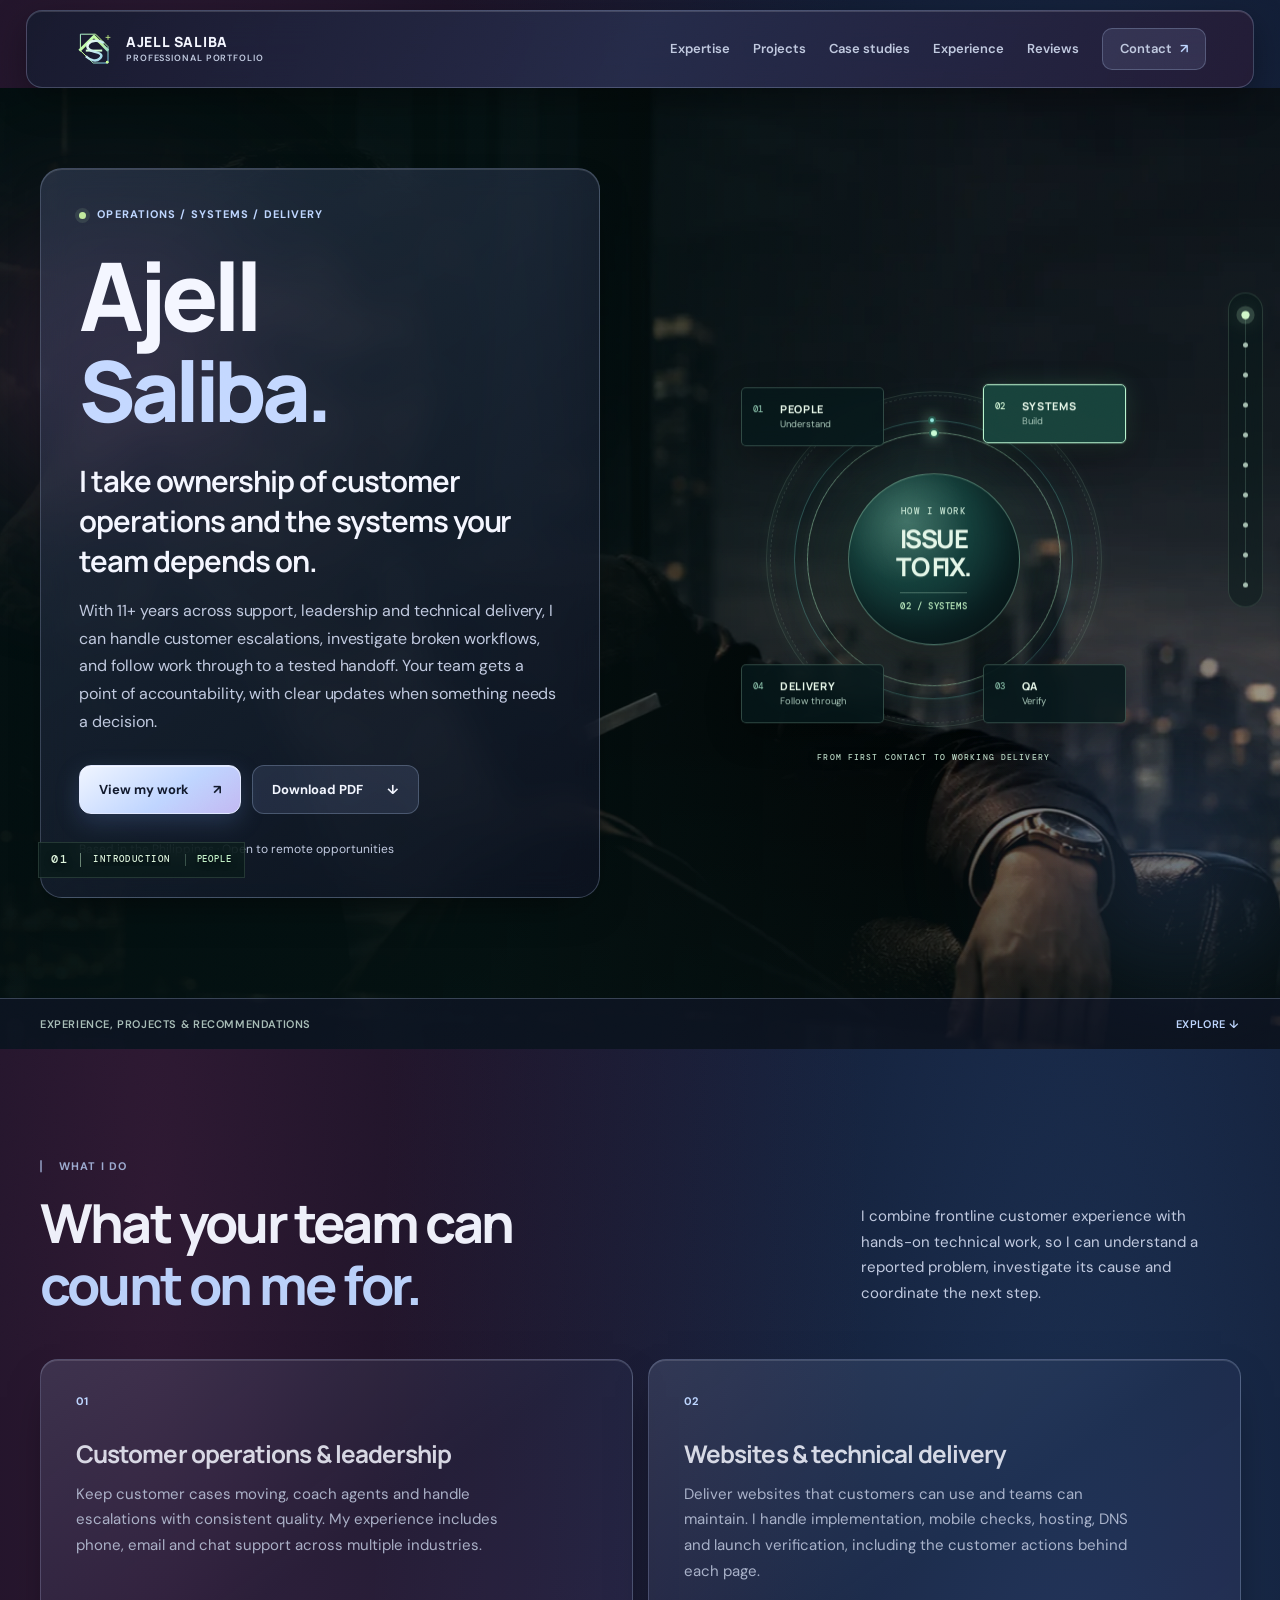
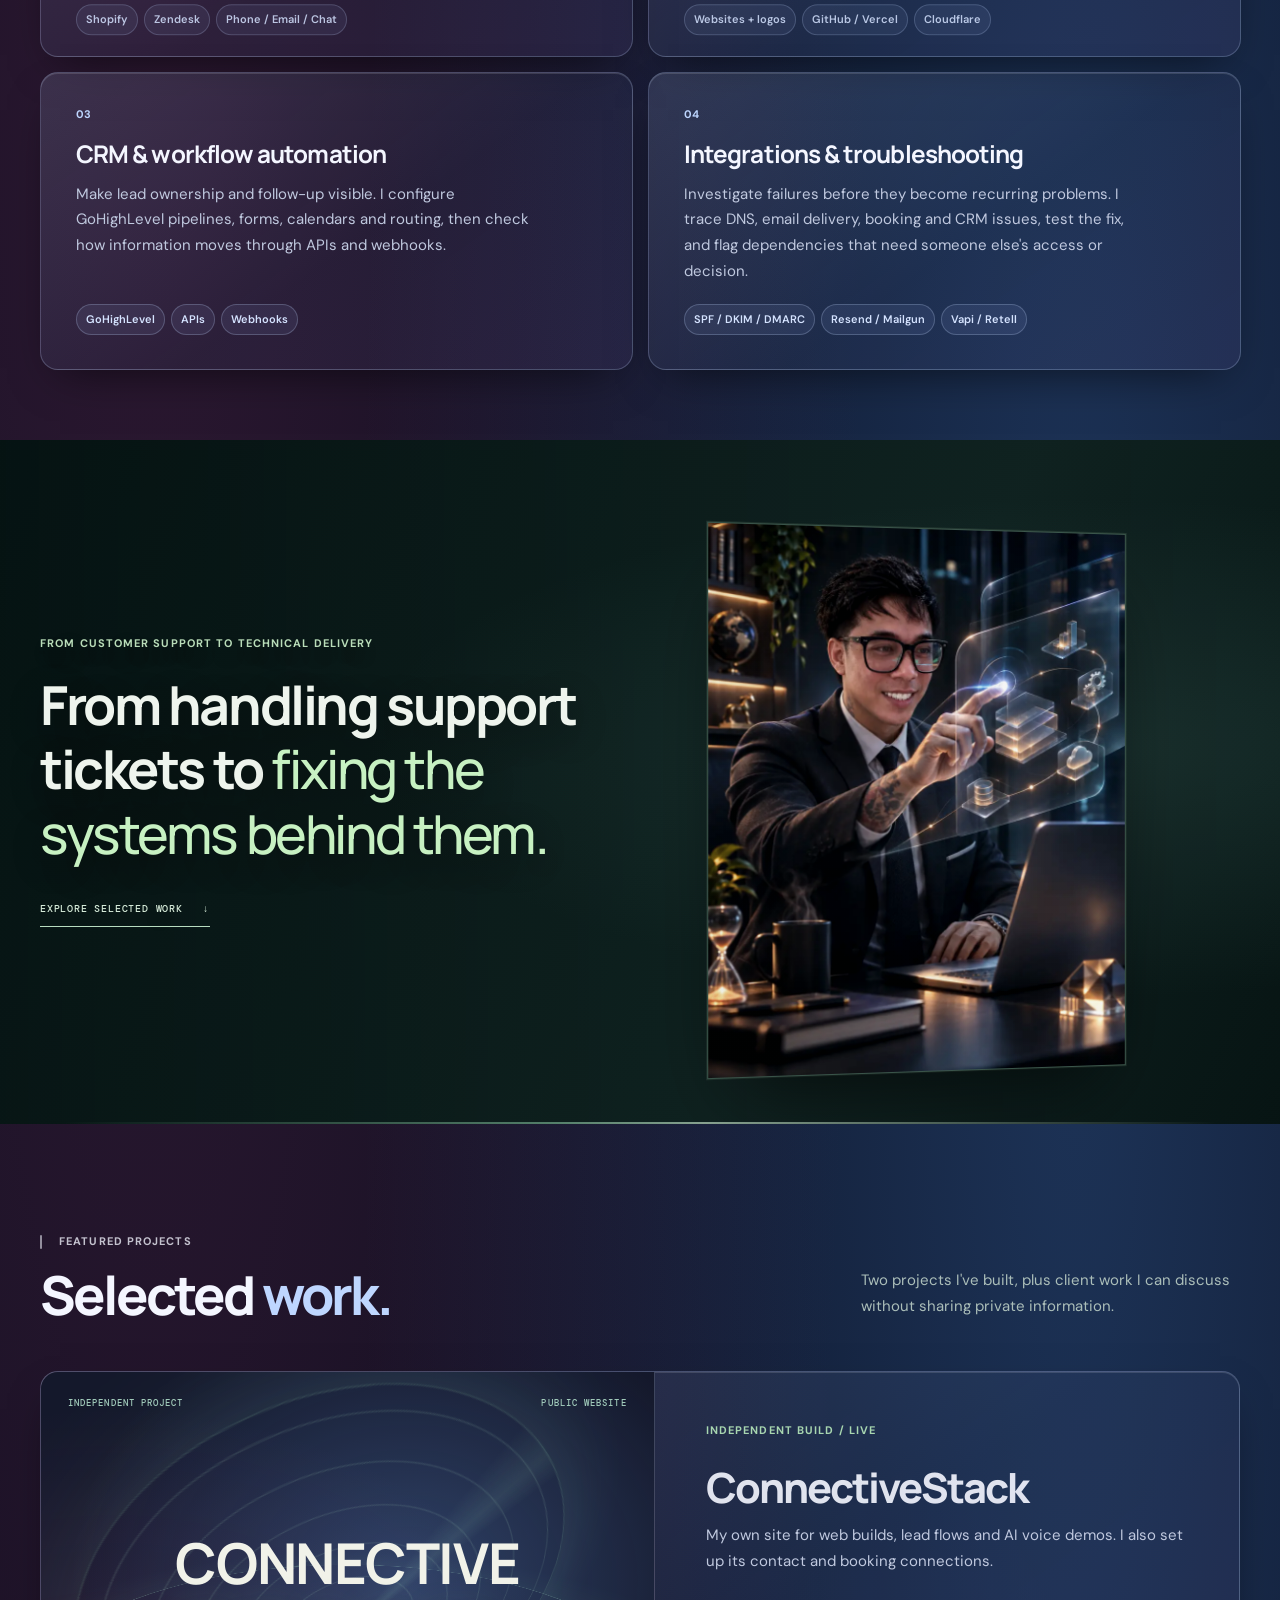
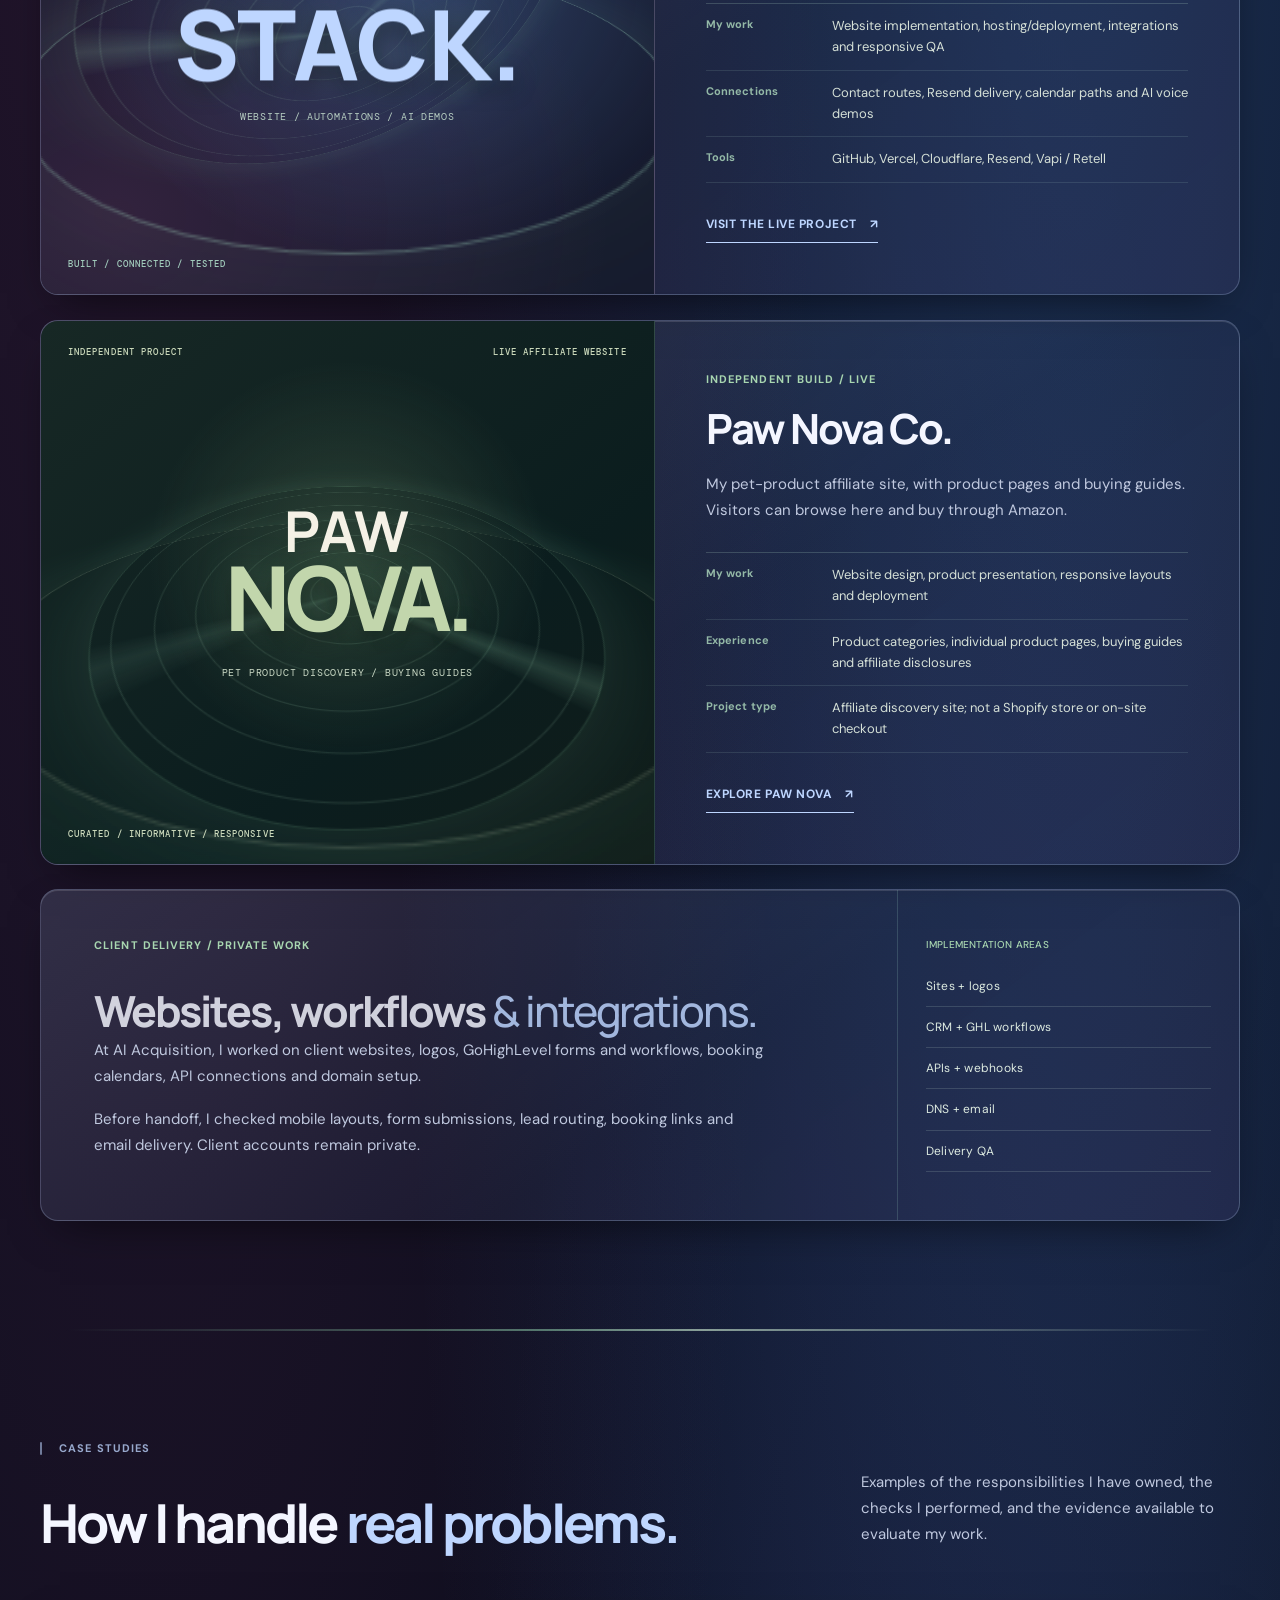
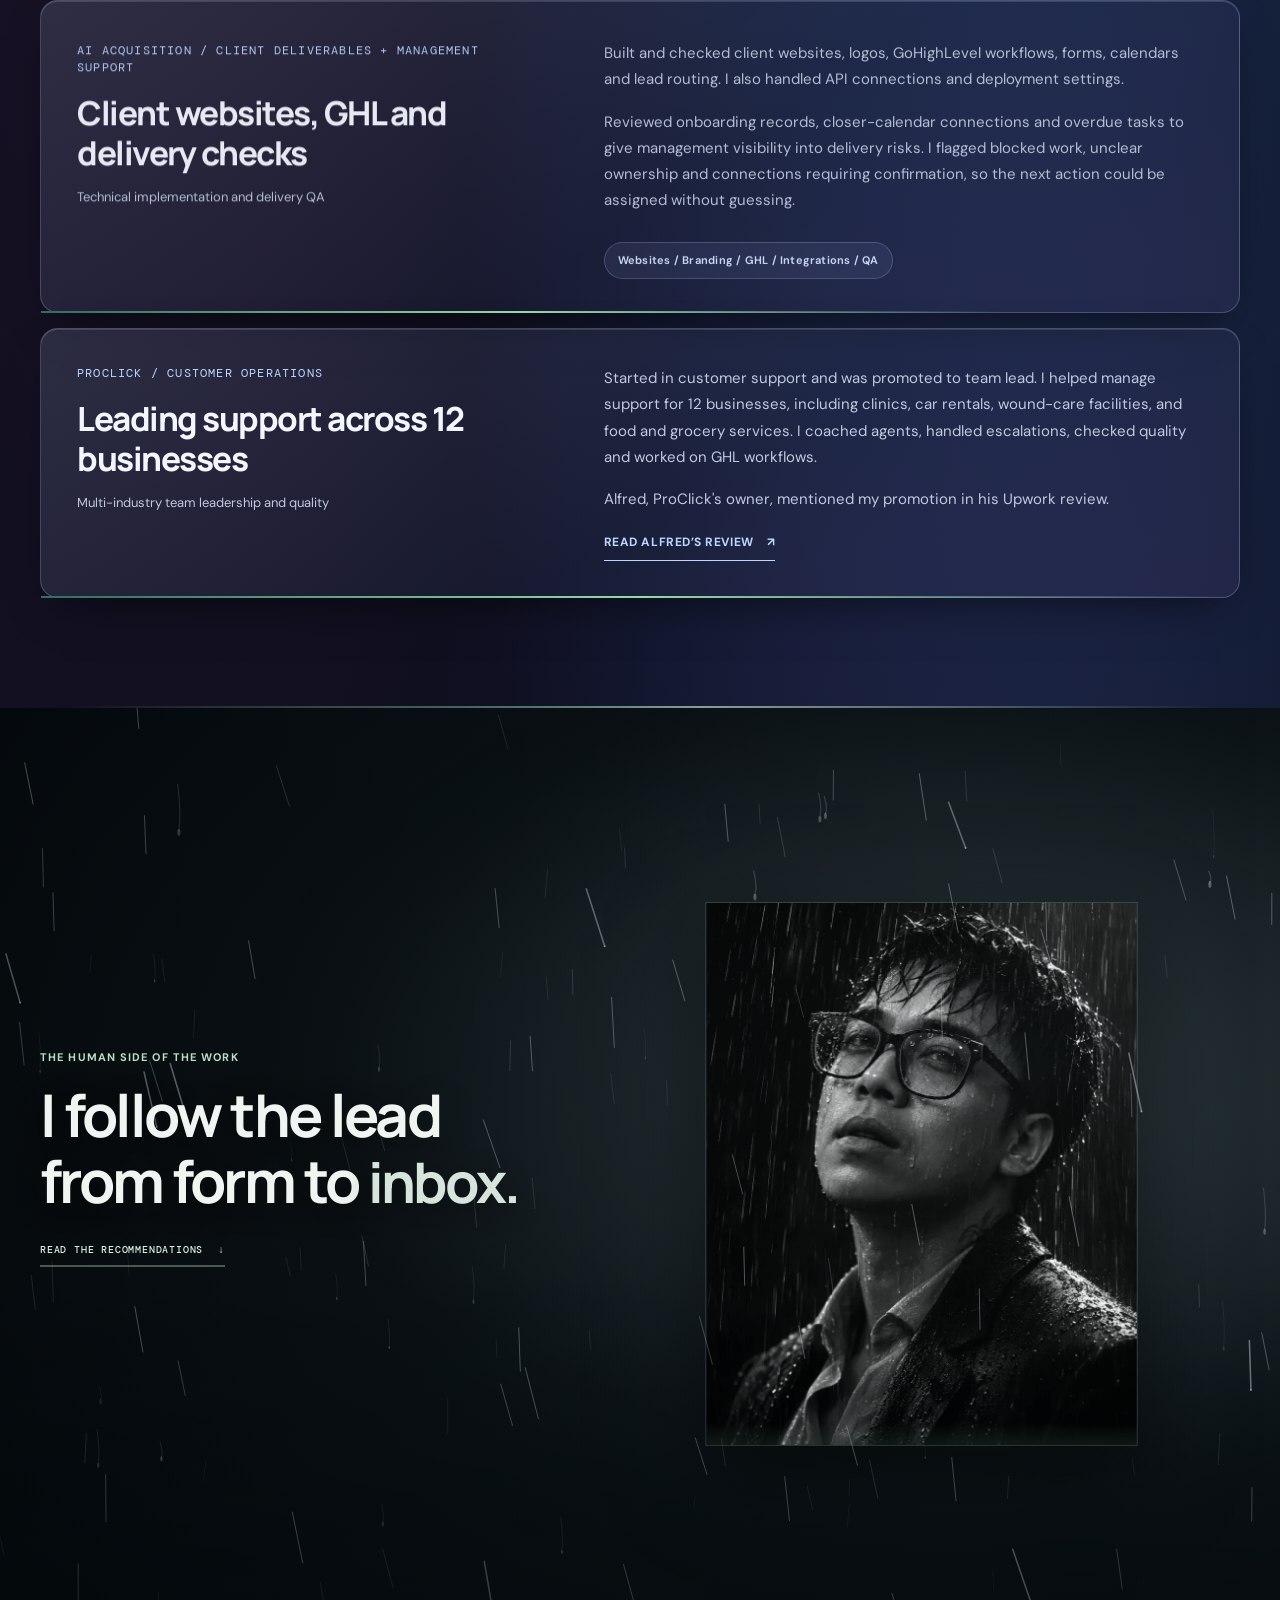
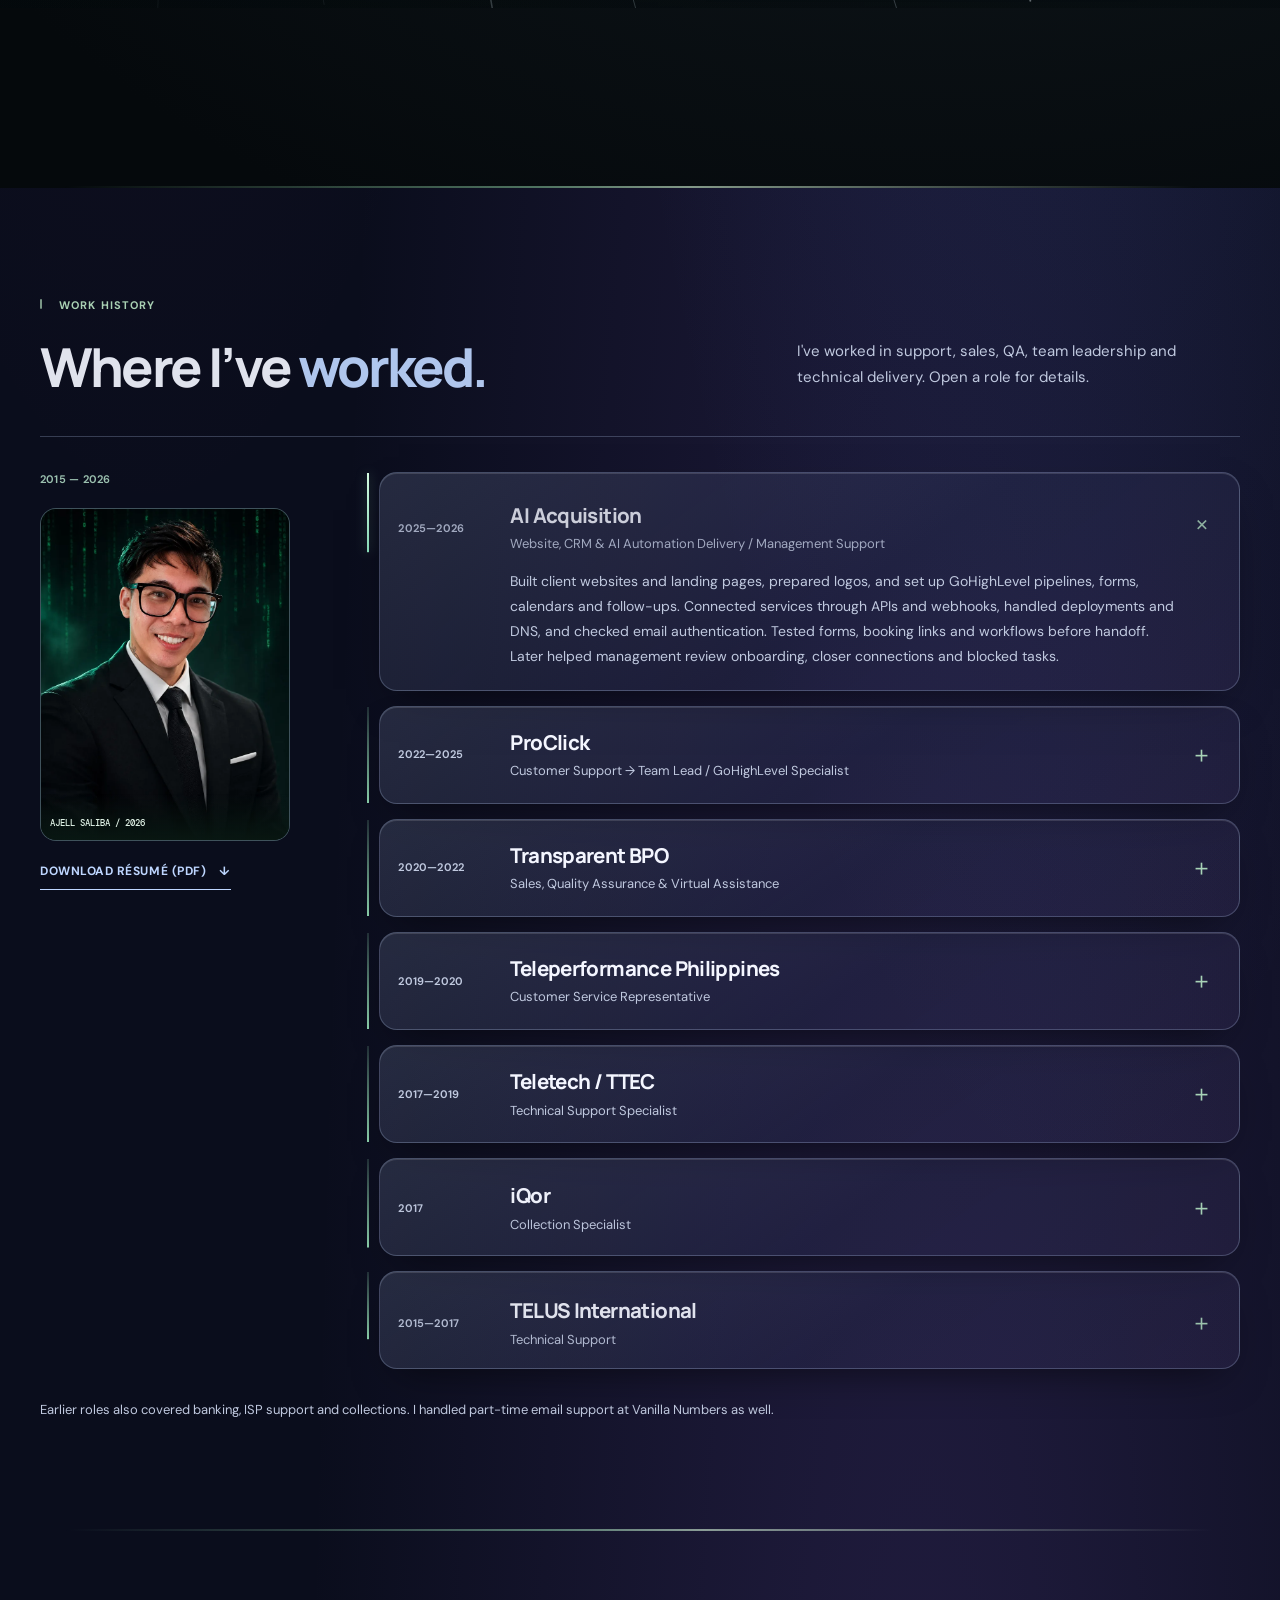
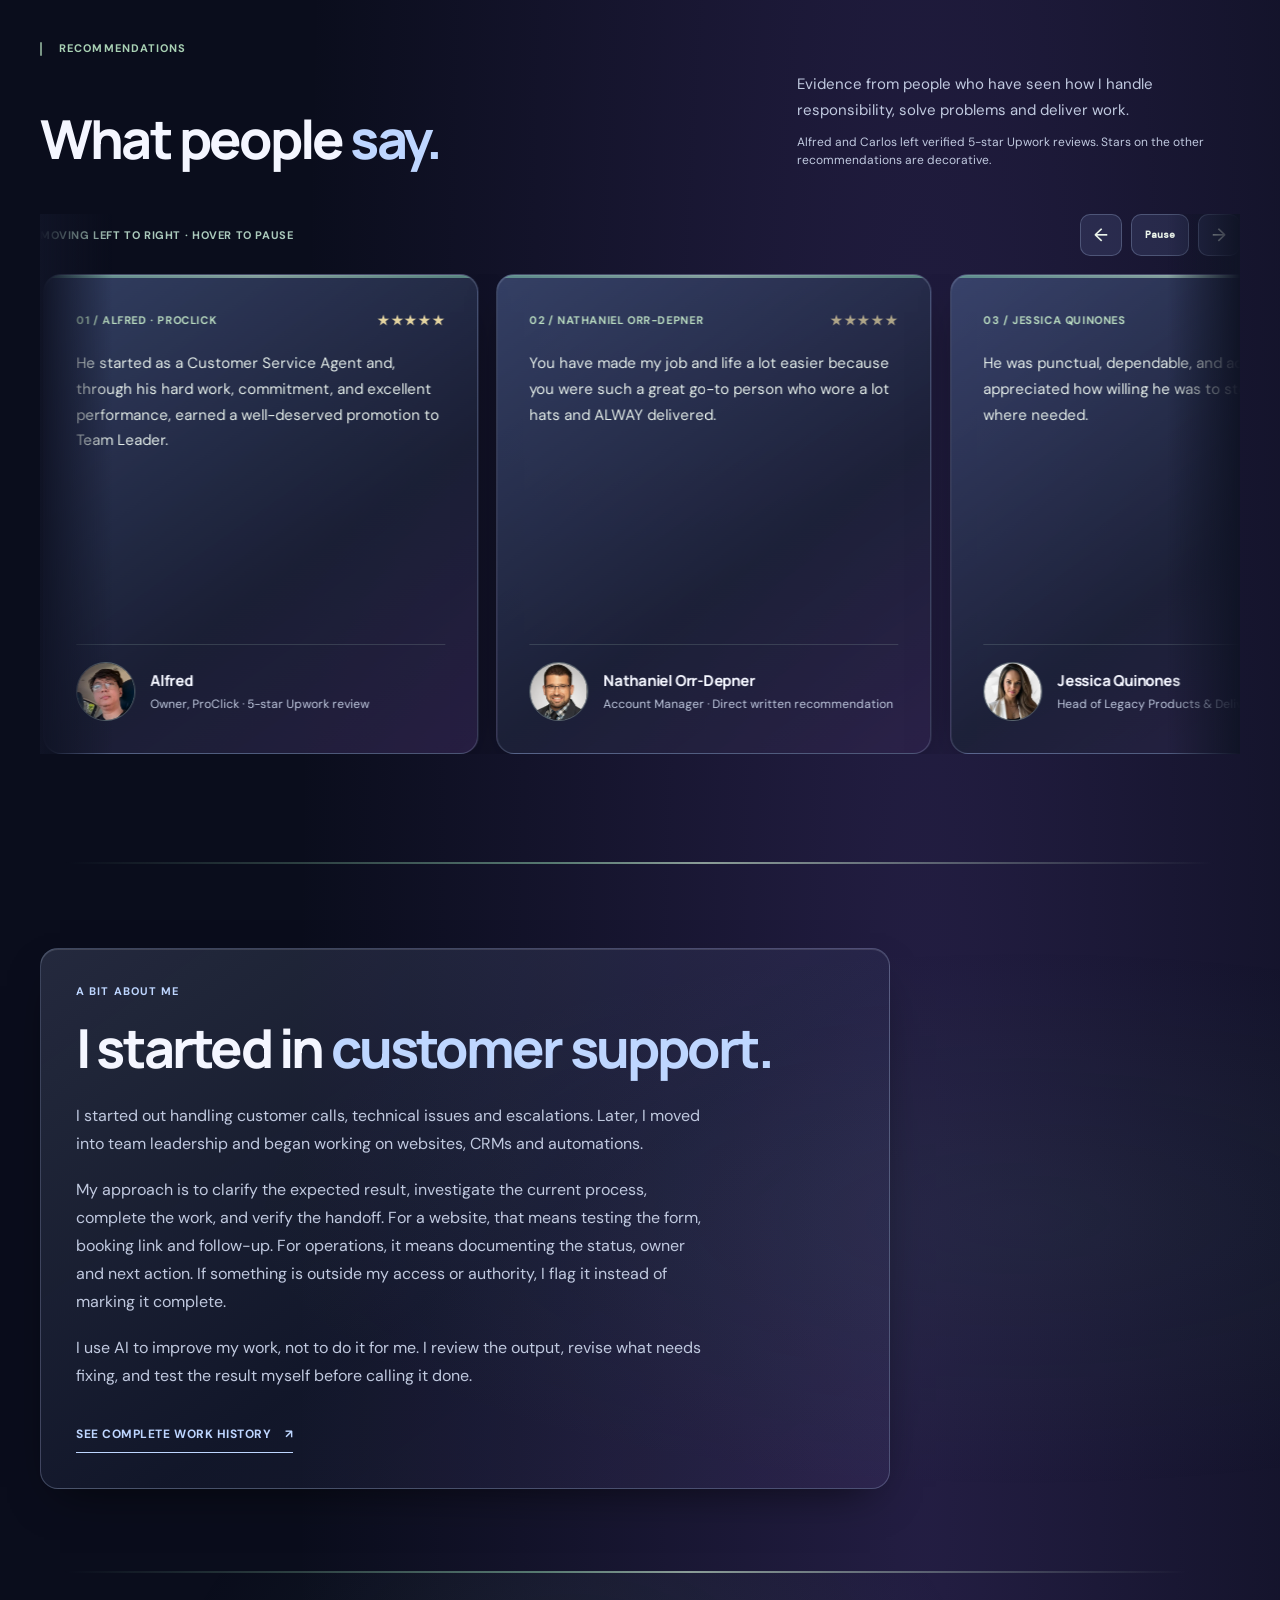
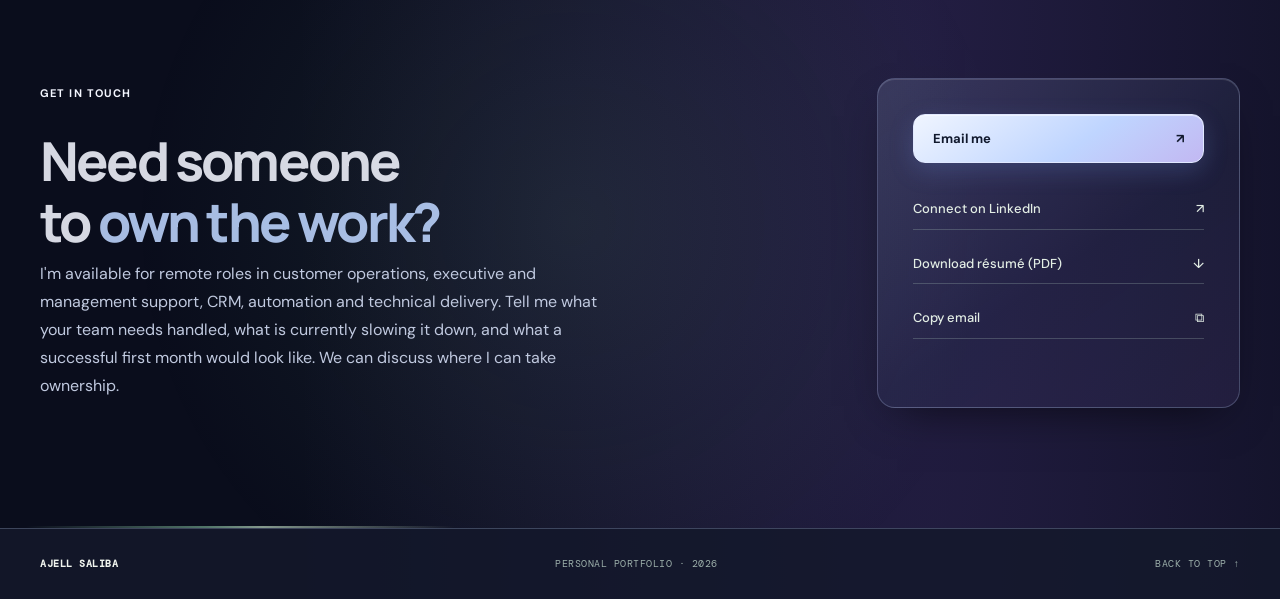
<file: index.html>
<!doctype html>
<html lang="en">
<head>
<meta charset="utf-8">
<meta name="viewport" content="width=device-width,initial-scale=1">
<meta name="theme-color" content="#0a1515">
<meta name="description" content="Ajell Saliba's portfolio: client website and logo deliverables, GoHighLevel workflows, API integrations, technical operations, QA, and support leadership.">
<meta name="author" content="Ajell Saliba">
<meta name="site-release" content="ajell-professional-v39-claude-design-preserve-copy-20261124">
<meta property="og:type" content="website">
<meta property="og:title" content="Ajell Saliba | Operations, Systems & Technical Delivery">
<meta property="og:description" content="Professional work in customer operations, website implementation, CRM integrations and technical delivery.">
<meta property="og:image" content="https://ajellsaliba.services/assets/hero-city.webp">
<meta property="og:url" content="https://ajellsaliba.services/">
<meta name="twitter:card" content="summary_large_image">
<link rel="canonical" href="https://ajellsaliba.services/">
<link rel="icon" href="assets/favicon.svg" type="image/svg+xml">
<link rel="preconnect" href="https://fonts.googleapis.com">
<link rel="preconnect" href="https://fonts.gstatic.com" crossorigin>
<link rel="stylesheet" href="https://fonts.googleapis.com/css2?family=DM+Mono:wght@400;500&family=DM+Sans:wght@400;500;600;700&family=Manrope:wght@400;500;600;700;800&family=Playfair+Display:ital,wght@0,500;0,600;1,500;1,600&display=swap">
<link rel="preload" href="assets/hero-city.webp" as="image" type="image/webp">
<link rel="stylesheet" href="styles.css?v=39">
<link rel="stylesheet" href="glassmorphism.css?v=1">
<script src="main.js?v=39" defer></script>
<title>Ajell Saliba | Professional Portfolio</title>
</head>
<body>
<a class="skip-link" href="#main">Skip to main content</a>
<header class="site-header" id="top">
  <a class="brand" href="#top" aria-label="Ajell Saliba, back to top"><img src="assets/ajell-mark.svg" width="40" height="40" alt=""><span><strong>AJELL SALIBA</strong><small>PROFESSIONAL PORTFOLIO</small></span></a>
  <nav class="desktop-nav" aria-label="Main navigation"><a href="#expertise">Expertise</a><a href="#selected-work">Projects</a><a href="#case-studies">Case studies</a><a href="#experience">Experience</a><a href="#voices">Reviews</a><a href="#contact" class="nav-contact">Contact <span aria-hidden="true">↗</span></a></nav>
  <button class="menu-toggle" id="menuToggle" type="button" aria-expanded="false" aria-controls="mobileMenu" aria-label="Open navigation"><span></span><span></span></button>
</header>
<nav class="mobile-menu" id="mobileMenu" aria-label="Mobile navigation" hidden><a href="#expertise">Expertise</a><a href="#selected-work">Featured projects</a><a href="#case-studies">Case studies</a><a href="#experience">Work experience</a><a href="#voices">Recommendations</a><a href="#about">About me</a><a href="#contact">Contact</a></nav>
<main id="main">
  <section class="hero" id="home" aria-labelledby="homeTitle"><div class="hero-grid container">
    <div class="hero-copy"><p class="eyebrow hero-kicker"><span class="signal-dot" aria-hidden="true"></span> OPERATIONS / SYSTEMS / DELIVERY</p><h1 id="homeTitle">Ajell <em>Saliba.</em></h1><p class="hero-lead">I take ownership of customer operations and the systems your team depends on.</p><p class="hero-description">With 11+ years across support, leadership and technical delivery, I can handle customer escalations, investigate broken workflows, and follow work through to a tested handoff. Your team gets a point of accountability, with clear updates when something needs a decision.</p><div class="hero-actions"><a class="button button-primary" href="#selected-work">View my work <span aria-hidden="true">↗</span></a><a class="button button-quiet" href="Ajell-Saliba-Resume.pdf" download="Ajell-Saliba-Resume.pdf" type="application/pdf" aria-label="Download Ajell Saliba résumé as PDF">Download PDF <span aria-hidden="true">↓</span></a></div><p class="hero-footnote">Based in the Philippines · Open to remote opportunities</p></div>
    <div class="hero-city-photo" aria-hidden="true"><img src="assets/hero-city.webp" width="1578" height="888" alt="" fetchpriority="high" decoding="async"></div>
  </div><div class="hero-bottom"><div class="container"><span>EXPERIENCE, PROJECTS & RECOMMENDATIONS</span><a href="#expertise">EXPLORE <span aria-hidden="true">↓</span></a></div></div></section>

  <section class="expertise section-pad surface-light" id="expertise" aria-labelledby="expertiseTitle"><div class="container">
    <header class="section-heading reveal"><p class="eyebrow">WHAT I DO</p><div class="section-heading-grid"><h2 id="expertiseTitle">What your team can <em>count on me for.</em></h2><p>I combine frontline customer experience with hands-on technical work, so I can understand a reported problem, investigate its cause and coordinate the next step.</p></div></header>
    <div class="expertise-grid">
      <article class="expertise-item reveal"><span class="item-no">01</span><h3>Customer operations & leadership</h3><p>Keep customer cases moving, coach agents and handle escalations with consistent quality. My experience includes phone, email and chat support across multiple industries.</p><div class="skill-tags"><span>Shopify</span><span>Zendesk</span><span>Phone / Email / Chat</span></div></article>
      <article class="expertise-item reveal"><span class="item-no">02</span><h3>Websites & technical delivery</h3><p>Deliver websites that customers can use and teams can maintain. I handle implementation, mobile checks, hosting, DNS and launch verification, including the customer actions behind each page.</p><div class="skill-tags"><span>Websites + logos</span><span>GitHub / Vercel</span><span>Cloudflare</span></div></article>
      <article class="expertise-item reveal"><span class="item-no">03</span><h3>CRM & workflow automation</h3><p>Make lead ownership and follow-up visible. I configure GoHighLevel pipelines, forms, calendars and routing, then check how information moves through APIs and webhooks.</p><div class="skill-tags"><span>GoHighLevel</span><span>APIs</span><span>Webhooks</span></div></article>
      <article class="expertise-item reveal"><span class="item-no">04</span><h3>Integrations & troubleshooting</h3><p>Investigate failures before they become recurring problems. I trace DNS, email delivery, booking and CRM issues, test the fix, and flag dependencies that need someone else's access or decision.</p><div class="skill-tags"><span>SPF / DKIM / DMARC</span><span>Resend / Mailgun</span><span>Vapi / Retell</span></div></article>
    </div>
  </div></section>

  <section class="systems-photo-sequence" id="systems-bridge" aria-label="Personal portrait connecting support and systems work">
    <div class="systems-photo-image" aria-hidden="true"><img src="assets/systems-touch.webp" width="880" height="1100" alt="" loading="lazy" decoding="async"></div>
    <div class="container systems-photo-copy"><p class="eyebrow">FROM CUSTOMER SUPPORT TO TECHNICAL DELIVERY</p><p>From handling support tickets to <em>fixing the systems behind them.</em></p><a href="#selected-work">EXPLORE SELECTED WORK <span aria-hidden="true">↓</span></a></div>
  </section>

  <section class="projects section-pad surface-dark" id="selected-work" aria-labelledby="projectsTitle"><div class="container">
    <header class="section-heading reveal"><p class="eyebrow">FEATURED PROJECTS</p><div class="section-heading-grid"><h2 id="projectsTitle">Selected <em>work.</em></h2><p>Two projects I've built, plus client work I can discuss without sharing private information.</p></div></header>
    <div class="project-stack">
      <article class="featured-project featured-project-main reveal">
        <div class="project-art"><div class="project-art-top"><span>INDEPENDENT PROJECT</span><span>PUBLIC WEBSITE</span></div><div class="project-typography"><span>CONNECTIVE</span><strong>STACK.</strong><small>WEBSITE / AUTOMATIONS / AI DEMOS</small></div><div class="project-art-footer">BUILT / CONNECTED / TESTED</div></div>
        <div class="project-copy"><p class="eyebrow">INDEPENDENT BUILD / LIVE</p><h3>ConnectiveStack</h3><p>My own site for web builds, lead flows and AI voice demos. I also set up its contact and booking connections.</p><dl class="project-facts"><div><dt>My work</dt><dd>Website implementation, hosting/deployment, integrations and responsive QA</dd></div><div><dt>Connections</dt><dd>Contact routes, Resend delivery, calendar paths and AI voice demos</dd></div><div><dt>Tools</dt><dd>GitHub, Vercel, Cloudflare, Resend, Vapi / Retell</dd></div></dl><a class="text-link" href="https://connectivestack.com/" target="_blank" rel="noopener noreferrer">Visit the live project <span aria-hidden="true">↗</span></a></div>
      </article>
      <article class="featured-project featured-project-main featured-project-pawnova reveal">
        <div class="project-art project-art-pawnova">
          <div class="project-art-top"><span>INDEPENDENT PROJECT</span><span>LIVE AFFILIATE WEBSITE</span></div>
          <div class="project-typography"><span>PAW</span><strong>NOVA.</strong><small>PET PRODUCT DISCOVERY / BUYING GUIDES</small></div>
          <div class="project-art-footer">CURATED / INFORMATIVE / RESPONSIVE</div>
        </div>
        <div class="project-copy">
          <p class="eyebrow">INDEPENDENT BUILD / LIVE</p>
          <h3>Paw Nova Co.</h3>
          <p>My pet-product affiliate site, with product pages and buying guides. Visitors can browse here and buy through Amazon.</p>
          <dl class="project-facts">
            <div><dt>My work</dt><dd>Website design, product presentation, responsive layouts and deployment</dd></div>
            <div><dt>Experience</dt><dd>Product categories, individual product pages, buying guides and affiliate disclosures</dd></div>
            <div><dt>Project type</dt><dd>Affiliate discovery site; not a Shopify store or on-site checkout</dd></div>
          </dl>
          <a class="text-link" href="https://www.pawnovaco.com/" target="_blank" rel="noopener noreferrer">Explore Paw Nova <span aria-hidden="true">↗</span></a>
        </div>
      </article>
      <article class="featured-project featured-project-secondary reveal"><div class="secondary-project-copy"><p class="eyebrow">CLIENT DELIVERY / PRIVATE WORK</p><h3>Websites, workflows <em>& integrations.</em></h3><p>At AI Acquisition, I worked on client websites, logos, GoHighLevel forms and workflows, booking calendars, API connections and domain setup.</p><p class="project-outcome">Before handoff, I checked mobile layouts, form submissions, lead routing, booking links and email delivery. Client accounts remain private.</p></div><div class="secondary-project-aside"><p>IMPLEMENTATION AREAS</p><ul><li>Sites + logos</li><li>CRM + GHL workflows</li><li>APIs + webhooks</li><li>DNS + email</li><li>Delivery QA</li></ul></div></article>
    </div>
  </div></section>

  <section class="case-studies section-pad surface-light" id="case-studies" aria-labelledby="casesTitle"><div class="container">
    <header class="section-heading reveal"><p class="eyebrow">CASE STUDIES</p><div class="section-heading-grid"><h2 id="casesTitle">How I handle <em>real problems.</em></h2><p>Examples of the responsibilities I have owned, the checks I performed, and the evidence available to evaluate my work.</p></div></header>
    <div class="case-list">
      <article class="case-row reveal"><div class="case-title"><p class="eyebrow">AI ACQUISITION / CLIENT DELIVERABLES + MANAGEMENT SUPPORT</p><h3>Client websites, GHL and delivery checks</h3><p>Technical implementation and delivery QA</p></div><div class="case-detail"><p>Built and checked client websites, logos, GoHighLevel workflows, forms, calendars and lead routing. I also handled API connections and deployment settings.</p><p>Reviewed onboarding records, closer-calendar connections and overdue tasks to give management visibility into delivery risks. I flagged blocked work, unclear ownership and connections requiring confirmation, so the next action could be assigned without guessing.</p><span class="case-tag">Websites / Branding / GHL / Integrations / QA</span></div></article>
      <article class="case-row reveal"><div class="case-title"><p class="eyebrow">PROCLICK / CUSTOMER OPERATIONS</p><h3>Leading support across 12 businesses</h3><p>Multi-industry team leadership and quality</p></div><div class="case-detail"><p>Started in customer support and was promoted to team lead. I helped manage support for 12 businesses, including clinics, car rentals, wound-care facilities, and food and grocery services. I coached agents, handled escalations, checked quality and worked on GHL workflows.</p><p>Alfred, ProClick's owner, mentioned my promotion in his Upwork review.</p><a class="text-link dark-link" href="#voices">Read Alfred’s review <span aria-hidden="true">↗</span></a></div></article>
    </div>
  </div></section>

  <section class="noir-track editorial-rain" id="rain-scene" aria-label="Cinematic black-and-white portrait with animated rainfall">
    <div class="noir-sticky">
      <div class="noir-image" aria-hidden="true"><img src="assets/rain-editorial.webp" width="880" height="1100" alt="" loading="lazy" decoding="async"></div>
      <div class="noir-weather" aria-hidden="true"><canvas id="noirRainCanvas" class="noir-rain-canvas"></canvas></div>
      <div class="container rain-scene-copy"><span class="eyebrow">THE HUMAN SIDE OF THE WORK</span><p>I follow the lead<br>from form to <em>inbox.</em></p><a class="rain-scene-link" href="#voices">READ THE RECOMMENDATIONS <span aria-hidden="true">↓</span></a></div>
    </div>
  </section>

  <section class="experience section-pad" id="experience" aria-labelledby="experienceTitle"><div class="container"><header class="section-opening"><span class="eyebrow">WORK HISTORY</span><div class="opening-line"><h2 id="experienceTitle">Where I’ve <em>worked.</em></h2><p>I've worked in support, sales, QA, team leadership and technical delivery. Open a role for details.</p></div></header>
      <div class="experience-shell"><div class="experience-aside"><span>2015 — 2026</span><figure class="experience-portrait"><img src="assets/ajell-executive-portrait.webp" width="780" height="1040" loading="lazy" decoding="async" alt="Ajell Saliba in a black suit with short dark hair, smiling against a green digital-code background"><figcaption>AJELL SALIBA / 2026</figcaption></figure><a class="text-link" href="Ajell-Saliba-Resume.pdf" download="Ajell-Saliba-Resume.pdf" type="application/pdf">DOWNLOAD RÉSUMÉ (PDF) <span aria-hidden="true">↓</span></a></div><div class="experience-list">
        <details class="experience-item" open><summary><span class="exp-date">2025—2026</span><span class="exp-role"><strong>AI Acquisition</strong><small>Website, CRM & AI Automation Delivery / Management Support</small></span><span class="exp-plus">+</span></summary><div class="exp-body"><p>Built client websites and landing pages, prepared logos, and set up GoHighLevel pipelines, forms, calendars and follow-ups. Connected services through APIs and webhooks, handled deployments and DNS, and checked email authentication. Tested forms, booking links and workflows before handoff. Later helped management review onboarding, closer connections and blocked tasks.</p></div></details>
        <details class="experience-item"><summary><span class="exp-date">2022—2025</span><span class="exp-role"><strong>ProClick</strong><small>Customer Support → Team Lead / GoHighLevel Specialist</small></span><span class="exp-plus">+</span></summary><div class="exp-body"><p>Promoted from customer support to team lead. Helped run support for 12 businesses, coached agents, handled escalations and reviewed quality. Used Shopify, Amazon and Zendesk for e-commerce cases, and configured GoHighLevel funnels, pipelines, calendars and follow-ups.</p></div></details>
        <details class="experience-item"><summary><span class="exp-date">2020—2022</span><span class="exp-role"><strong>Transparent BPO</strong><small>Sales, Quality Assurance & Virtual Assistance</small></span><span class="exp-plus">+</span></summary><div class="exp-body"><p>Handled outbound sales, cold calls, healthcare-related outreach, CRM updates and QA reviews.</p></div></details>
        <details class="experience-item"><summary><span class="exp-date">2019—2020</span><span class="exp-role"><strong>Teleperformance Philippines</strong><small>Customer Service Representative</small></span><span class="exp-plus">+</span></summary><div class="exp-body"><p>Handled customer inquiries, escalations, follow-ups and case documentation.</p></div></details>
        <details class="experience-item"><summary><span class="exp-date">2017—2019</span><span class="exp-role"><strong>Teletech / TTEC</strong><small>Technical Support Specialist</small></span><span class="exp-plus">+</span></summary><div class="exp-body"><p>Troubleshot internet and service issues, guided customers through fixes and documented escalations.</p></div></details>
        <details class="experience-item"><summary><span class="exp-date">2017</span><span class="exp-role"><strong>iQor</strong><small>Collection Specialist</small></span><span class="exp-plus">+</span></summary><div class="exp-body"><p>Handled account verification, collections calls, payment follow-ups and case notes.</p></div></details>
        <details class="experience-item"><summary><span class="exp-date">2015—2017</span><span class="exp-role"><strong>TELUS International</strong><small>Technical Support</small></span><span class="exp-plus">+</span></summary><div class="exp-body"><p>Provided frontline technical support, troubleshooting and customer follow-ups.</p></div></details>
      </div></div>
      <p class="experience-note">Earlier roles also covered banking, ISP support and collections. I handled part-time email support at Vanilla Numbers as well.</p>
    </div></section>
  <section class="voices-section section-pad" id="voices" aria-labelledby="voicesTitle"><div class="container"><header class="section-opening"><span class="eyebrow">RECOMMENDATIONS</span><div class="opening-line"><h2 id="voicesTitle">What people <em>say.</em></h2><p>Evidence from people who have seen how I handle responsibility, solve problems and deliver work.<span class="voice-rating-note">Alfred and Carlos left verified 5-star Upwork reviews. Stars on the other recommendations are decorative.</span></p></div></header>
      <div class="voices-marquee">
        <div class="voices-marquee-controls" aria-label="Feedback carousel controls">
          <span class="voices-marquee-hint">MOVING LEFT TO RIGHT · HOVER TO PAUSE</span>
          <button class="voices-prev" type="button" aria-label="Move feedback left">←</button>
          <button class="voices-toggle" type="button" aria-label="Pause feedback movement">Pause</button>
          <button class="voices-next" type="button" aria-label="Move feedback right">→</button>
        </div>
        <div class="voices-marquee-viewport" tabindex="0" role="region" aria-label="Reviews moving right. Hover or focus to pause, use arrow keys or controls to navigate.">
          <div class="voices-marquee-track">
      <div class="voices-grid">
        <article class="voice voice-feature" data-reveal><div class="voice-top"><span>01 / ALFRED · PROCLICK</span><span class="voice-stars" aria-label="Five out of five stars">★★★★★</span></div><span class="quote-glyph" aria-hidden="true">“</span><blockquote><p>He started as a Customer Service Agent and, through his hard work, commitment, and excellent performance, earned a well-deserved promotion to Team Leader.</p></blockquote><div class="voice-person"><img src="assets/review-alfred.webp" loading="lazy" decoding="async" width="112" height="112" alt="Alfred"><div><strong>Alfred</strong><small>Owner, ProClick · 5-star Upwork review</small></div></div></article>
        <article class="voice" data-reveal><div class="voice-top"><span>02 / NATHANIEL ORR-DEPNER</span><span class="voice-stars voice-stars-decorative" aria-hidden="true" title="Decorative stars, not a numerical rating">★★★★★</span></div><blockquote>You have made my job and life a lot easier because you were such a great go-to person who wore a lot hats and ALWAY delivered.</blockquote><div class="voice-person"><img src="assets/review-nathaniel.webp" loading="lazy" decoding="async" width="112" height="112" alt="Nathaniel Orr-Depner"><div><strong>Nathaniel Orr-Depner</strong><small>Account Manager · Direct written recommendation</small></div></div></article>
        <article class="voice" data-reveal><div class="voice-top"><span>03 / JESSICA QUINONES</span><span class="voice-stars voice-stars-decorative" aria-hidden="true" title="Decorative stars, not a numerical rating">★★★★★</span></div><blockquote>He was punctual, dependable, and adaptable, and I appreciated how willing he was to step in and help where needed.</blockquote><div class="voice-person"><img src="assets/review-jessica.webp" loading="lazy" decoding="async" width="112" height="112" alt="Jessica Quinones"><div><strong>Jessica Quinones</strong><small>Head of Legacy Products &amp; Delivery</small></div></div></article>
        <article class="voice voice-carlos" data-reveal><div class="voice-top"><span>04 / CARLOS FURCAL</span><span class="voice-stars" aria-label="Five out of five stars">★★★★★</span></div><blockquote>The beeeest!!!</blockquote><div class="voice-person"><img src="assets/review-carlos.webp" loading="lazy" decoding="async" width="112" height="112" alt="Carlos Furcal"><div><strong>Carlos Furcal</strong><small>5-star Upwork review</small></div></div></article>
        <article class="voice voice-reference" data-reveal><div class="voice-top"><span>05 / PROFESSIONAL RECOMMENDATION</span><span class="voice-stars voice-stars-decorative" aria-hidden="true" title="Decorative stars, not a numerical rating">★★★★★</span></div><blockquote class="nathan-quote"><p>What I appreciated about Ajell was his ability to identify problems, investigate what was causing them, and focus on getting things resolved.</p></blockquote><div class="voice-person"><img src="assets/review-nathan.webp" loading="lazy" decoding="async" width="112" height="112" alt="Nathan Justice"><div><strong>Nathan Justice</strong><small>Senior Account Manager · AI Acquisition</small></div></div></article>
              <article class="voice" data-reveal><div class="voice-top"><span>06 / MARTA DABORN</span><span class="voice-stars voice-stars-decorative" aria-hidden="true" title="Decorative stars, not a numerical rating">★★★★★</span></div><blockquote><p>Ajell is a hardworking and dependable professional who consistently ensures that deliverables are completed on time. His willingness to go the extra mile when additional support is needed is truly commendable. He has been a valuable asset to the company.</p></blockquote><div class="voice-person"><img src="[data-uri]" loading="lazy" decoding="async" width="112" height="112" alt="Marta Daborn"><div><strong>Marta Daborn</strong><small>Head of Management · AI Acquisition</small></div></div></article>
      </div>
          </div>
        </div>
      </div>
    </div></section>

  <section class="about-section section-pad surface-light" id="about" aria-labelledby="aboutTitle"><div class="container about-layout">
    <div class="about-text reveal"><p class="eyebrow">A BIT ABOUT ME</p><h2 id="aboutTitle">I started in <em>customer support.</em></h2><p>I started out handling customer calls, technical issues and escalations. Later, I moved into team leadership and began working on websites, CRMs and automations.</p><p>My approach is to clarify the expected result, investigate the current process, complete the work, and verify the handoff. For a website, that means testing the form, booking link and follow-up. For operations, it means documenting the status, owner and next action. If something is outside my access or authority, I flag it instead of marking it complete.</p><p>I use AI to improve my work, not to do it for me. I review the output, revise what needs fixing, and test the result myself before calling it done.</p><a class="text-link dark-link" href="resume.html">See complete work history <span aria-hidden="true">↗</span></a></div>
    
  </div></section>

  <section class="contact-section section-pad surface-dark" id="contact" aria-labelledby="contactTitle"><div class="container contact-layout"><div><p class="eyebrow">GET IN TOUCH</p><h2 id="contactTitle">Need someone to <em>own the work?</em></h2><p>I'm available for remote roles in customer operations, executive and management support, CRM, automation and technical delivery. Tell me what your team needs handled, what is currently slowing it down, and what a successful first month would look like. We can discuss where I can take ownership.</p></div><div class="contact-actions"><a class="button button-primary" href="mailto:ajellsaliba@gmail.com?subject=Hello%20Ajell">Email me <span aria-hidden="true">↗</span></a><a href="https://www.linkedin.com/in/ajellsaliba/" target="_blank" rel="noopener noreferrer">Connect on LinkedIn <span aria-hidden="true">↗</span></a><a href="Ajell-Saliba-Resume.pdf" download="Ajell-Saliba-Resume.pdf" type="application/pdf">Download résumé (PDF) <span aria-hidden="true">↓</span></a><button type="button" id="copyEmail">Copy email <span aria-hidden="true">⧉</span></button><p class="copy-feedback" id="copyFeedback" role="status" aria-live="polite"></p></div></div></section>
</main>
<footer class="site-footer"><div class="container footer-content"><a href="#top" class="footer-brand">AJELL SALIBA</a><span>PERSONAL PORTFOLIO · 2026</span><a href="#top">BACK TO TOP ↑</a></div></footer>
</body>
</html>
</file>
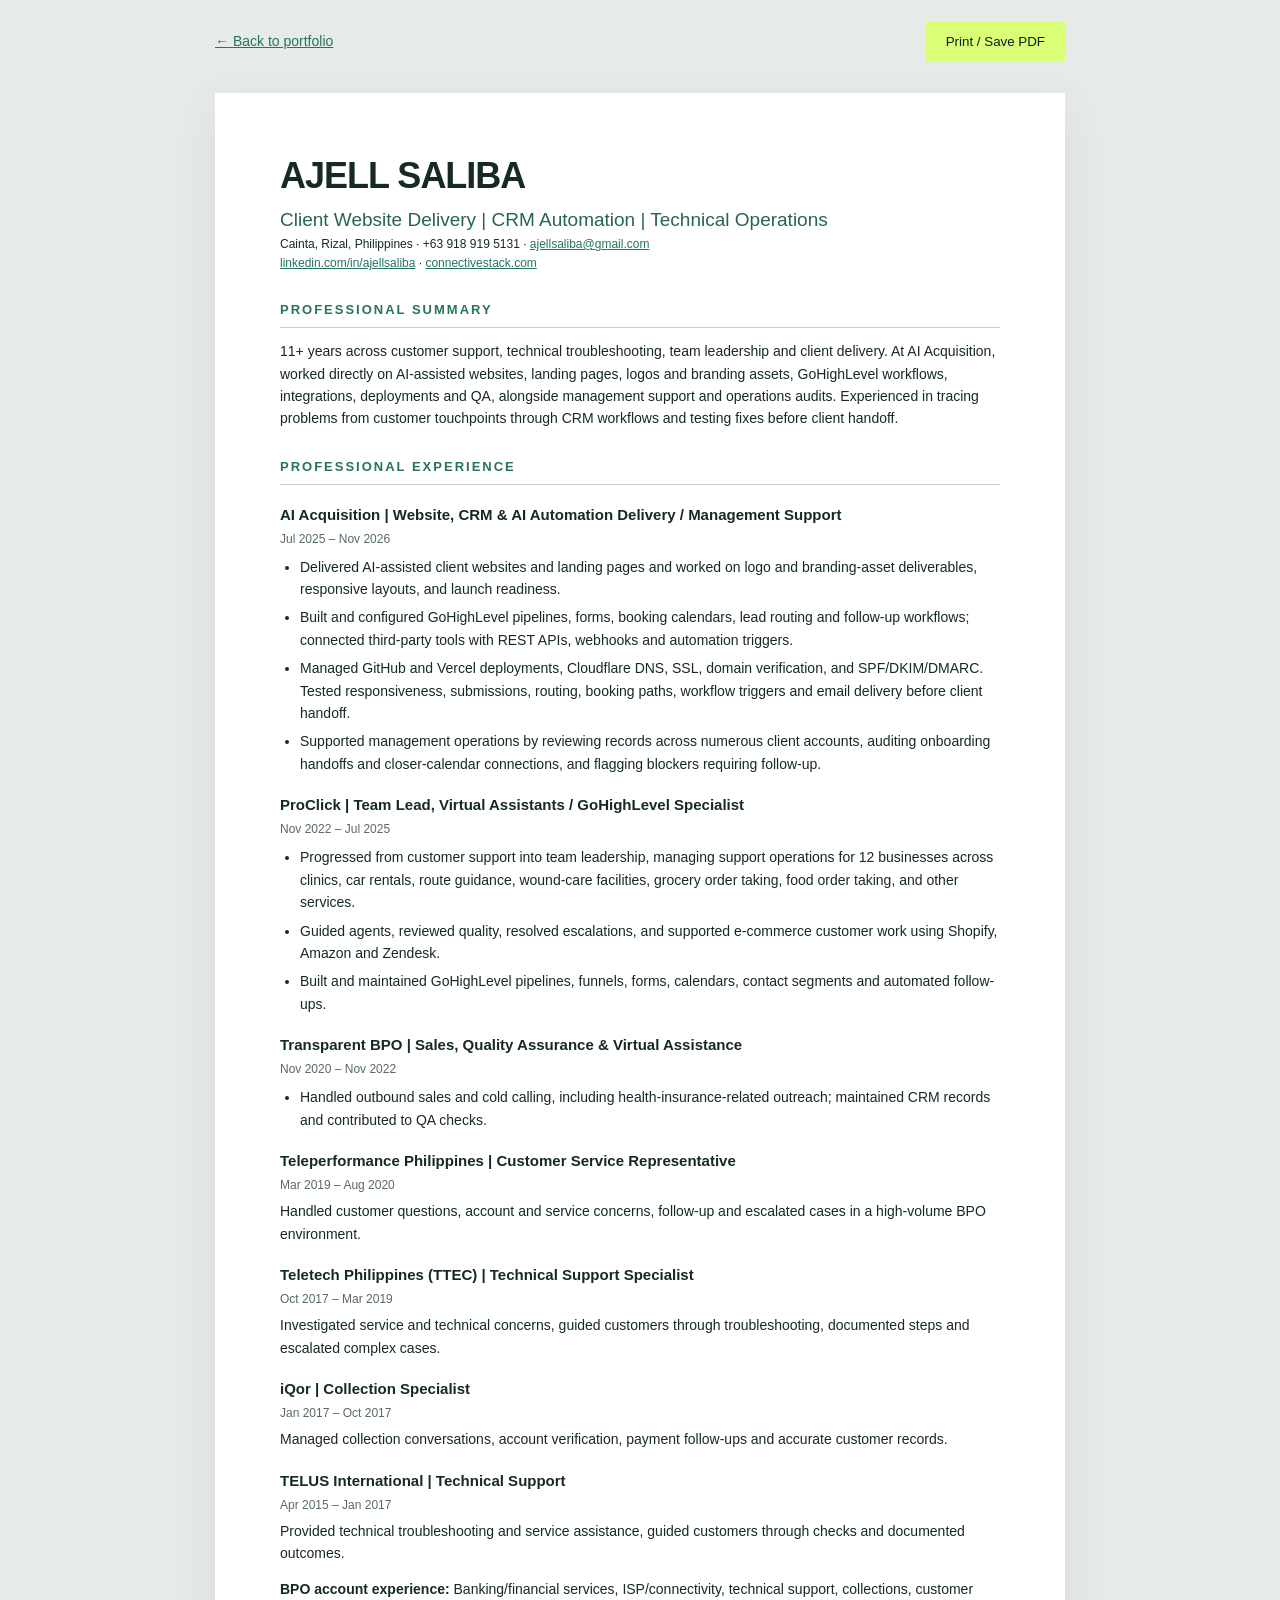
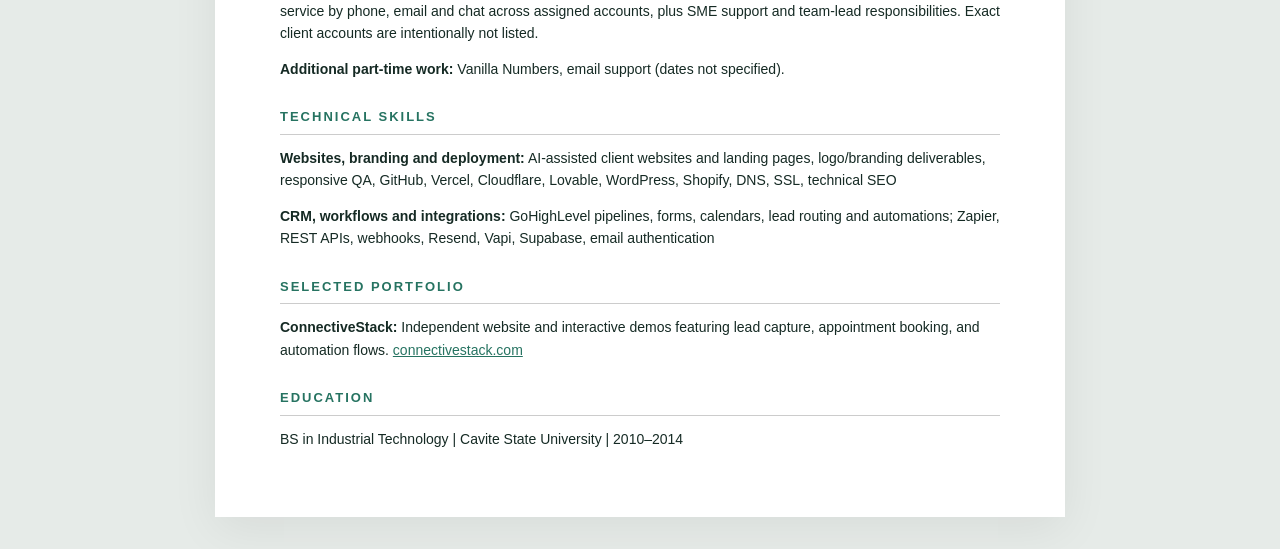
<file: resume-v2.html>
<!doctype html><html lang="en"><head><meta charset="utf-8"><meta name="viewport" content="width=device-width,initial-scale=1"><title>Ajell Saliba | Résumé</title><style>*{box-sizing:border-box}body{margin:0;color:#152a24;background:#e6ebe8;font:14px/1.6 Arial,Helvetica,sans-serif}article{max-width:850px;margin:32px auto;background:#fff;padding:54px 65px;box-shadow:0 12px 45px #0001}h1{font-size:36px;letter-spacing:-1px;margin:0}h2{font-size:13px;letter-spacing:2px;color:#267361;margin:27px 0 12px;padding-bottom:6px;border-bottom:1px solid #ccc}h3{font-size:15px;margin:18px 0 3px}p{margin:5px 0 13px}ul{padding-left:20px;margin:7px 0}li{margin-bottom:6px}.toolbar{max-width:850px;margin:22px auto;display:flex;justify-content:space-between;align-items:center}.toolbar button{padding:12px 20px;color:#0b1f19;background:#d8ff75;border:0;cursor:pointer}.role{font-size:19px;color:#286452}.contact{font-size:12px}.date{font-size:12px;color:#576a60}a{color:#267361}@media(max-width:680px){article{margin:0;padding:25px}.toolbar{padding:0 20px}h1{font-size:29px}}@media print{@page{size:A4;margin:13mm}body{background:white}.toolbar{display:none}article{box-shadow:none;margin:0;padding:0;max-width:unset}h2,h3{break-after:avoid}li{break-inside:avoid}}</style></head><body><div class="toolbar"><a href="./">← Back to portfolio</a><button onclick="window.print()">Print / Save PDF</button></div><article><header><h1>AJELL SALIBA</h1><div class="role">Client Website Delivery | CRM Automation | Technical Operations</div><div class="contact">Cainta, Rizal, Philippines · +63 918 919 5131 · <a href="mailto:ajellsaliba@gmail.com">ajellsaliba@gmail.com</a><br><a href="https://www.linkedin.com/in/ajellsaliba">linkedin.com/in/ajellsaliba</a> · <a href="https://connectivestack.com">connectivestack.com</a></div></header><section><h2>PROFESSIONAL SUMMARY</h2><p>11+ years across customer support, technical troubleshooting, team leadership and client delivery. At AI Acquisition, worked directly on AI-assisted websites, landing pages, logos and branding assets, GoHighLevel workflows, integrations, deployments and QA, alongside management support and operations audits. Experienced in tracing problems from customer touchpoints through CRM workflows and testing fixes before client handoff.</p></section><section><h2>PROFESSIONAL EXPERIENCE</h2><h3>AI Acquisition | Website, CRM & AI Automation Delivery / Management Support</h3><div class="date">Jul 2025 – Nov 2026</div><ul><li>Delivered AI-assisted client websites and landing pages and worked on logo and branding-asset deliverables, responsive layouts, and launch readiness.</li><li>Built and configured GoHighLevel pipelines, forms, booking calendars, lead routing and follow-up workflows; connected third-party tools with REST APIs, webhooks and automation triggers.</li><li>Managed GitHub and Vercel deployments, Cloudflare DNS, SSL, domain verification, and SPF/DKIM/DMARC. Tested responsiveness, submissions, routing, booking paths, workflow triggers and email delivery before client handoff.</li><li>Supported management operations by reviewing records across numerous client accounts, auditing onboarding handoffs and closer-calendar connections, and flagging blockers requiring follow-up.</li></ul><h3>ProClick | Team Lead, Virtual Assistants / GoHighLevel Specialist</h3><div class="date">Nov 2022 – Jul 2025</div><ul><li>Progressed from customer support into team leadership, managing support operations for 12 businesses across clinics, car rentals, route guidance, wound-care facilities, grocery order taking, food order taking, and other services.</li><li>Guided agents, reviewed quality, resolved escalations, and supported e-commerce customer work using Shopify, Amazon and Zendesk.</li><li>Built and maintained GoHighLevel pipelines, funnels, forms, calendars, contact segments and automated follow-ups.</li></ul><h3>Transparent BPO | Sales, Quality Assurance & Virtual Assistance</h3><div class="date">Nov 2020 – Nov 2022</div><ul><li>Handled outbound sales and cold calling, including health-insurance-related outreach; maintained CRM records and contributed to QA checks.</li></ul><h3>Teleperformance Philippines | Customer Service Representative</h3><div class="date">Mar 2019 – Aug 2020</div><p>Handled customer questions, account and service concerns, follow-up and escalated cases in a high-volume BPO environment.</p>
<h3>Teletech Philippines (TTEC) | Technical Support Specialist</h3><div class="date">Oct 2017 – Mar 2019</div><p>Investigated service and technical concerns, guided customers through troubleshooting, documented steps and escalated complex cases.</p>
<h3>iQor | Collection Specialist</h3><div class="date">Jan 2017 – Oct 2017</div><p>Managed collection conversations, account verification, payment follow-ups and accurate customer records.</p>
<h3>TELUS International | Technical Support</h3><div class="date">Apr 2015 – Jan 2017</div><p>Provided technical troubleshooting and service assistance, guided customers through checks and documented outcomes.</p>
<p><strong>BPO account experience:</strong> Banking/financial services, ISP/connectivity, technical support, collections, customer service by phone, email and chat across assigned accounts, plus SME support and team-lead responsibilities. Exact client accounts are intentionally not listed.</p>
<p><strong>Additional part-time work:</strong> Vanilla Numbers, email support (dates not specified).</p></section><section><h2>TECHNICAL SKILLS</h2><p><strong>Websites, branding and deployment:</strong> AI-assisted client websites and landing pages, logo/branding deliverables, responsive QA, GitHub, Vercel, Cloudflare, Lovable, WordPress, Shopify, DNS, SSL, technical SEO</p><p><strong>CRM, workflows and integrations:</strong> GoHighLevel pipelines, forms, calendars, lead routing and automations; Zapier, REST APIs, webhooks, Resend, Vapi, Supabase, email authentication</p></section><section><h2>SELECTED PORTFOLIO</h2><p><strong>ConnectiveStack:</strong> Independent website and interactive demos featuring lead capture, appointment booking, and automation flows. <a href="https://connectivestack.com">connectivestack.com</a></p></section><section><h2>EDUCATION</h2><p>BS in Industrial Technology | Cavite State University | 2010–2014</p></section></article></body></html>
</file>
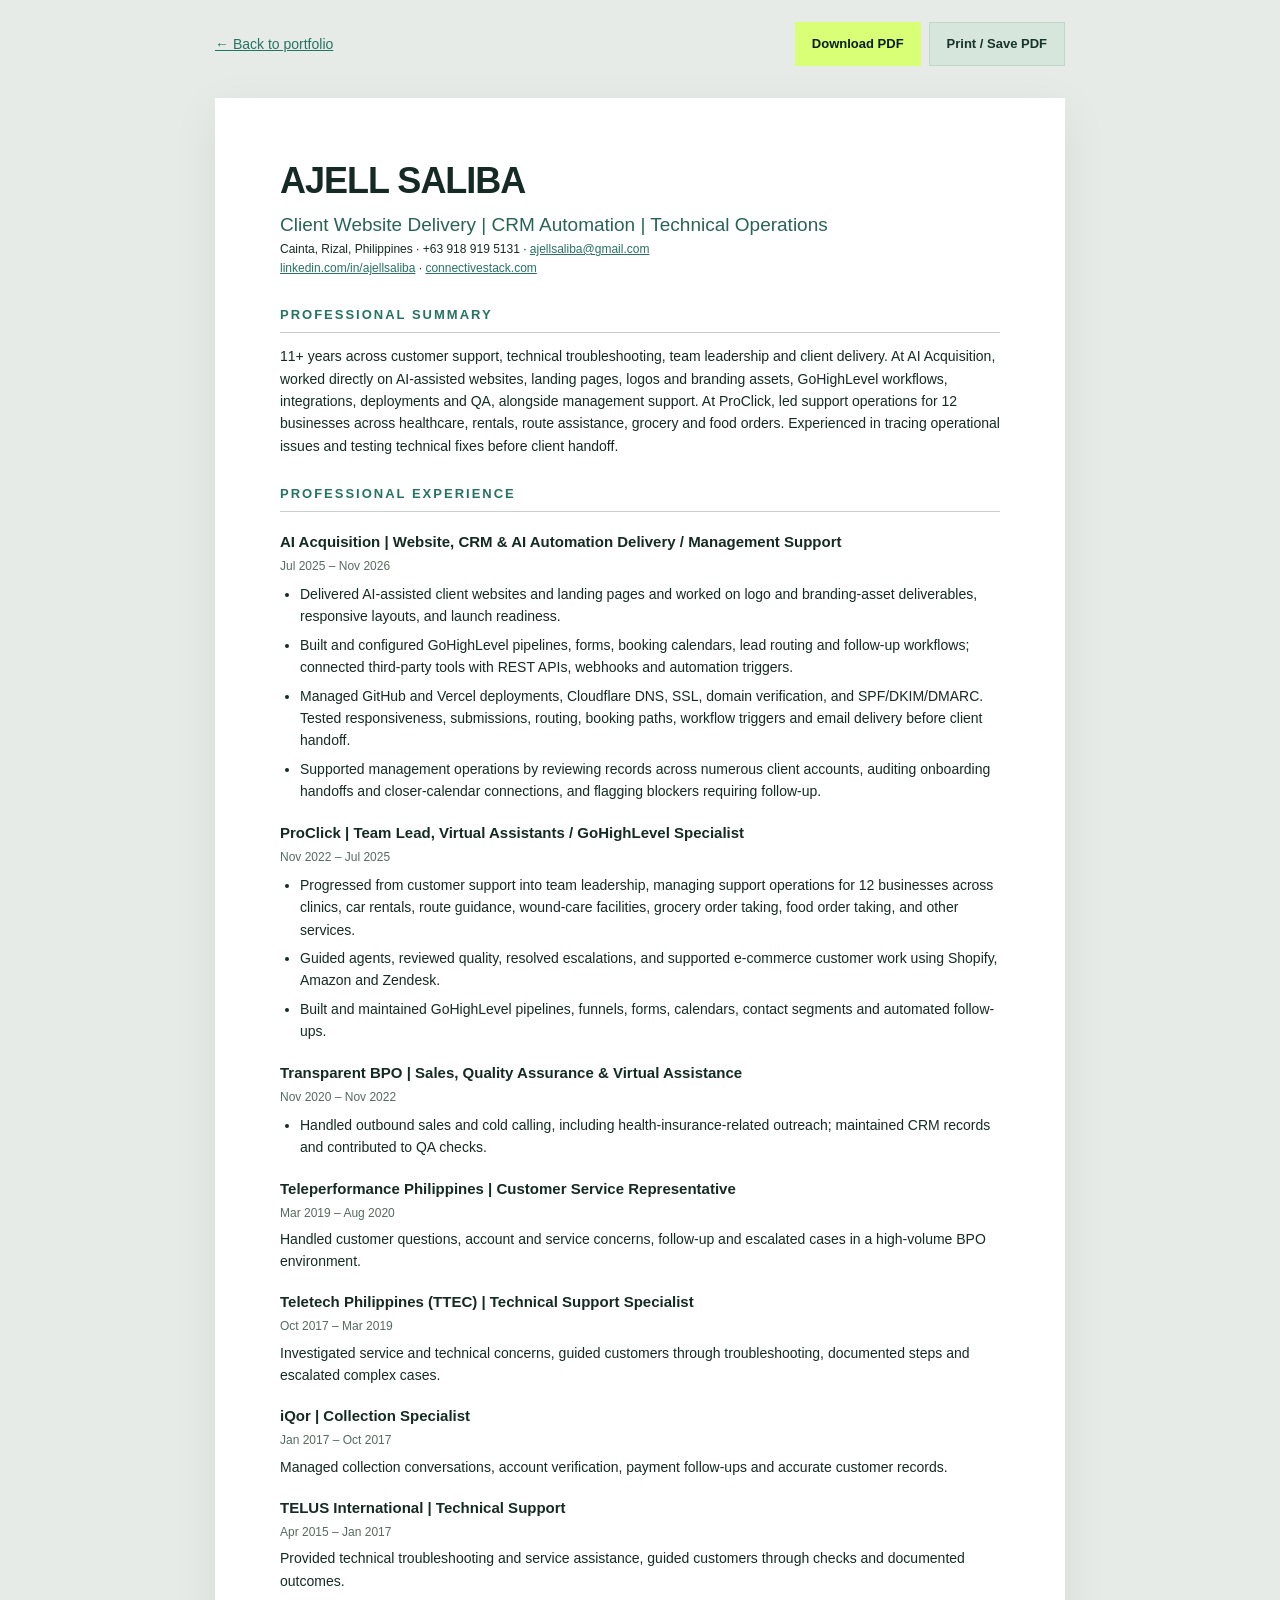
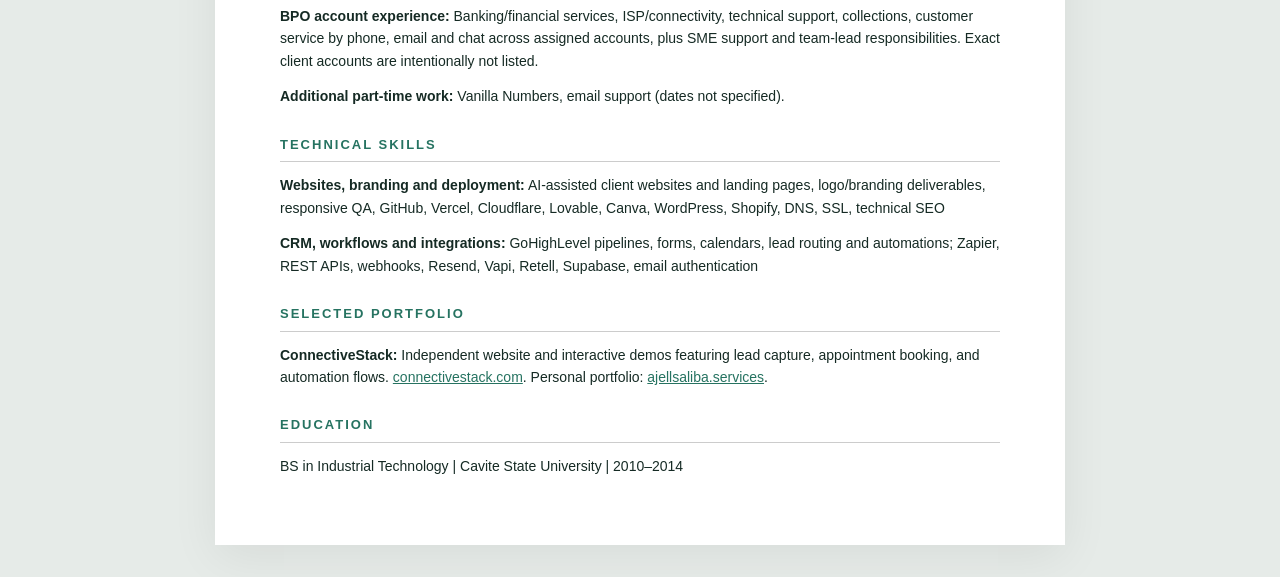
<file: resume-v3.html>
<!doctype html><html lang="en"><head><meta charset="utf-8"><meta name="viewport" content="width=device-width,initial-scale=1"><title>Ajell Saliba | Résumé</title><style>*{box-sizing:border-box}body{margin:0;color:#152a24;background:#e6ebe8;font:14px/1.6 Arial,Helvetica,sans-serif}article{max-width:850px;margin:32px auto;background:#fff;padding:54px 65px;box-shadow:0 12px 45px #0001}h1{font-size:36px;letter-spacing:-1px;margin:0}h2{font-size:13px;letter-spacing:2px;color:#267361;margin:27px 0 12px;padding-bottom:6px;border-bottom:1px solid #ccc}h3{font-size:15px;margin:18px 0 3px}p{margin:5px 0 13px}ul{padding-left:20px;margin:7px 0}li{margin-bottom:6px}.toolbar{max-width:850px;margin:22px auto;display:flex;justify-content:space-between;align-items:center}.toolbar{gap:12px;flex-wrap:wrap}.toolbar .toolbar-actions{display:flex;gap:8px;align-items:center;flex-wrap:wrap}.toolbar button,.toolbar .download{display:inline-flex;align-items:center;justify-content:center;padding:12px 17px;min-height:44px;border:0;cursor:pointer;font:600 13px/1.2 Arial,Helvetica,sans-serif;text-decoration:none}.toolbar button{color:#17342a;background:#d7e6dc;border:1px solid #c2d6c9}.toolbar .download{color:#0b1f19;background:#d8ff75}.role{font-size:19px;color:#286452}.contact{font-size:12px}.date{font-size:12px;color:#576a60}a{color:#267361}@media(max-width:680px){article{margin:0;padding:25px}.toolbar{padding:0 20px}h1{font-size:29px}}@media print{@page{size:A4;margin:13mm}body{background:white}.toolbar{display:none}article{box-shadow:none;margin:0;padding:0;max-width:unset}h2,h3{break-after:avoid}li{break-inside:avoid}}</style></head><body><div class="toolbar"><a href="./">← Back to portfolio</a><div class="toolbar-actions"><a class="download" href="Ajell-Saliba-Resume.pdf" download="Ajell-Saliba-Resume.pdf" type="application/pdf">Download PDF</a><button type="button" onclick="window.print()">Print / Save PDF</button></div></div><article><header><h1>AJELL SALIBA</h1><div class="role">Client Website Delivery | CRM Automation | Technical Operations</div><div class="contact">Cainta, Rizal, Philippines · +63 918 919 5131 · <a href="mailto:ajellsaliba@gmail.com">ajellsaliba@gmail.com</a><br><a href="https://www.linkedin.com/in/ajellsaliba">linkedin.com/in/ajellsaliba</a> · <a href="https://connectivestack.com">connectivestack.com</a></div></header><section><h2>PROFESSIONAL SUMMARY</h2><p>11+ years across customer support, technical troubleshooting, team leadership and client delivery. At AI Acquisition, worked directly on AI-assisted websites, landing pages, logos and branding assets, GoHighLevel workflows, integrations, deployments and QA, alongside management support. At ProClick, led support operations for 12 businesses across healthcare, rentals, route assistance, grocery and food orders. Experienced in tracing operational issues and testing technical fixes before client handoff.</p></section><section><h2>PROFESSIONAL EXPERIENCE</h2><h3>AI Acquisition | Website, CRM & AI Automation Delivery / Management Support</h3><div class="date">Jul 2025 – Nov 2026</div><ul><li>Delivered AI-assisted client websites and landing pages and worked on logo and branding-asset deliverables, responsive layouts, and launch readiness.</li><li>Built and configured GoHighLevel pipelines, forms, booking calendars, lead routing and follow-up workflows; connected third-party tools with REST APIs, webhooks and automation triggers.</li><li>Managed GitHub and Vercel deployments, Cloudflare DNS, SSL, domain verification, and SPF/DKIM/DMARC. Tested responsiveness, submissions, routing, booking paths, workflow triggers and email delivery before client handoff.</li><li>Supported management operations by reviewing records across numerous client accounts, auditing onboarding handoffs and closer-calendar connections, and flagging blockers requiring follow-up.</li></ul><h3>ProClick | Team Lead, Virtual Assistants / GoHighLevel Specialist</h3><div class="date">Nov 2022 – Jul 2025</div><ul><li>Progressed from customer support into team leadership, managing support operations for 12 businesses across clinics, car rentals, route guidance, wound-care facilities, grocery order taking, food order taking, and other services.</li><li>Guided agents, reviewed quality, resolved escalations, and supported e-commerce customer work using Shopify, Amazon and Zendesk.</li><li>Built and maintained GoHighLevel pipelines, funnels, forms, calendars, contact segments and automated follow-ups.</li></ul><h3>Transparent BPO | Sales, Quality Assurance & Virtual Assistance</h3><div class="date">Nov 2020 – Nov 2022</div><ul><li>Handled outbound sales and cold calling, including health-insurance-related outreach; maintained CRM records and contributed to QA checks.</li></ul><h3>Teleperformance Philippines | Customer Service Representative</h3><div class="date">Mar 2019 – Aug 2020</div><p>Handled customer questions, account and service concerns, follow-up and escalated cases in a high-volume BPO environment.</p>
<h3>Teletech Philippines (TTEC) | Technical Support Specialist</h3><div class="date">Oct 2017 – Mar 2019</div><p>Investigated service and technical concerns, guided customers through troubleshooting, documented steps and escalated complex cases.</p>
<h3>iQor | Collection Specialist</h3><div class="date">Jan 2017 – Oct 2017</div><p>Managed collection conversations, account verification, payment follow-ups and accurate customer records.</p>
<h3>TELUS International | Technical Support</h3><div class="date">Apr 2015 – Jan 2017</div><p>Provided technical troubleshooting and service assistance, guided customers through checks and documented outcomes.</p>
<p><strong>BPO account experience:</strong> Banking/financial services, ISP/connectivity, technical support, collections, customer service by phone, email and chat across assigned accounts, plus SME support and team-lead responsibilities. Exact client accounts are intentionally not listed.</p>
<p><strong>Additional part-time work:</strong> Vanilla Numbers, email support (dates not specified).</p></section><section><h2>TECHNICAL SKILLS</h2><p><strong>Websites, branding and deployment:</strong> AI-assisted client websites and landing pages, logo/branding deliverables, responsive QA, GitHub, Vercel, Cloudflare, Lovable, Canva, WordPress, Shopify, DNS, SSL, technical SEO</p><p><strong>CRM, workflows and integrations:</strong> GoHighLevel pipelines, forms, calendars, lead routing and automations; Zapier, REST APIs, webhooks, Resend, Vapi, Retell, Supabase, email authentication</p></section><section><h2>SELECTED PORTFOLIO</h2><p><strong>ConnectiveStack:</strong> Independent website and interactive demos featuring lead capture, appointment booking, and automation flows. <a href="https://connectivestack.com">connectivestack.com</a>. Personal portfolio: <a href="https://ajellsaliba.services">ajellsaliba.services</a>.</p></section><section><h2>EDUCATION</h2><p>BS in Industrial Technology | Cavite State University | 2010–2014</p></section></article></body></html>
</file>
<file: styles.css>
:root{--night:#0a1415;--night2:#101e20;--cream:#e9ece7;--ink:#102120;--mint:#bfe7b1;--muted:#a8bcb6;--line:rgba(185,214,200,.18);--line-dark:rgba(22,57,52,.20);--display:"Manrope","DM Sans",sans-serif;--body:"DM Sans",Arial,sans-serif;--serif:"Playfair Display",Georgia,serif;--mono:"DM Mono",monospace;--header:78px}
*,*::before,*::after{box-sizing:border-box}
html{scroll-behavior:smooth;scroll-padding-top:90px}
body{margin:0;background:var(--night);color:#edf2ea;font:400 16px/1.6 var(--body);-webkit-font-smoothing:antialiased;overflow-x:hidden}
img{max-width:100%;height:auto;display:block}
a{color:inherit;text-decoration:none}
button{font:inherit;cursor:pointer}
h1,h2,h3,h4,p,figure,blockquote{margin:0}
h1,h2,h3{font-family:var(--display);line-height:1.1;letter-spacing:-.055em}
h2 em,h3 em,h1 em{font-family:var(--serif);font-weight:500;letter-spacing:-.05em}
p{overflow-wrap:break-word}
:focus-visible{outline:2px solid var(--mint);outline-offset:4px}
::selection{background:var(--mint);color:var(--night)}
.container{width:min(1200px,calc(100% - 76px));margin:0 auto}
.section-pad{padding:110px 0}
.surface-light{background:var(--cream);color:var(--ink)}
.surface-dark{background:var(--night);color:#f0f4ee}
.eyebrow{font:500 10px/1.5 var(--mono);letter-spacing:.18em;text-transform:uppercase}
.skip-link{position:fixed;top:-70px;left:15px;z-index:1000;background:var(--mint);color:var(--night);padding:12px}
.skip-link:focus{top:8px}
.site-header{height:var(--header);position:sticky;top:0;z-index:100;background:rgba(8,22,21,.94);border-bottom:1px solid rgba(196,228,201,.16);backdrop-filter:blur(20px);-webkit-backdrop-filter:blur(20px);display:flex;align-items:center;justify-content:space-between;padding:0 clamp(22px,3.7vw,66px);gap:25px}
.brand{display:inline-flex;align-items:center;gap:12px;white-space:nowrap;min-width:0}
.brand img{width:40px;height:40px}
.brand span{display:flex;flex-direction:column;gap:1px}
.brand strong{font:750 13px/1.25 var(--display);letter-spacing:.14em}
.brand small{font:400 8px/1.5 var(--mono);letter-spacing:.20em;color:#a6bbb7}
.desktop-nav{display:flex;align-items:center;gap:clamp(17px,1.8vw,30px)}
.desktop-nav a{font:500 12px/1.3 var(--body);white-space:nowrap;color:#c8d8d0;transition:color .2s}
.desktop-nav a:hover,.desktop-nav a:focus-visible{color:#fff}
.desktop-nav .nav-contact{border:1px solid rgba(199,237,195,.42);padding:12px 17px;color:#e9f7e3}
.desktop-nav .nav-contact span{margin-left:5px;color:var(--mint)}
.menu-toggle{display:none;border:1px solid rgba(214,229,218,.36);background:transparent;width:46px;height:45px;align-items:center;justify-content:center;flex-direction:column;gap:6px;color:white}
.menu-toggle span{width:19px;height:1px;background:currentColor;transition:transform .25s}
.menu-toggle[aria-expanded=true] span:first-child{transform:translateY(3.5px) rotate(45deg)}
.menu-toggle[aria-expanded=true] span:last-child{transform:translateY(-3.5px) rotate(-45deg)}
.mobile-menu{display:none}
.mobile-menu:not([hidden]){display:flex}
.hero{background:radial-gradient(ellipse at 70% 38%,#18332d 0%,#0a1515 53%,#080f11 100%);overflow:hidden}
.hero-grid{min-height:min(760px,calc(100svh - var(--header)));display:grid;grid-template-columns:minmax(0,1.12fr) minmax(330px,.86fr);align-items:center;gap:7%;padding-top:72px;padding-bottom:76px}
.hero-copy{position:relative;z-index:2;max-width:710px}
.hero-kicker{display:flex;align-items:center;gap:11px;color:var(--mint);margin-bottom:23px}
.signal-dot{background:#c2eb9d;box-shadow:0 0 0 4px rgba(183,221,169,.12);width:7px;height:7px;border-radius:50%;display:inline-block;flex:none}
.hero h1{font-size:clamp(74px,8.25vw,128px);font-weight:750;letter-spacing:-.095em;line-height:.98}
.hero h1 em{display:block;color:var(--mint);font-size:.89em;line-height:1.13}
.hero-lead{font:550 clamp(23px,2.45vw,34px)/1.27 var(--display);letter-spacing:-.04em;max-width:620px;margin:26px 0 16px}
.hero-description{font:400 16px/1.85 var(--body);max-width:580px;color:#aec4bd}
.hero-actions{display:flex;align-items:center;gap:11px;flex-wrap:wrap;margin-top:30px}
.button{display:inline-flex;align-items:center;justify-content:space-between;gap:24px;padding:14px 19px;min-height:49px;font:650 12px/1.2 var(--body);transition:background .22s,border-color .22s,transform .22s}
.button:hover{transform:translateY(-2px)}
.button-primary{background:var(--mint);color:#0b1c18}
.button-primary:hover{background:#d7f3c9}
.button-quiet{border:1px solid #638079;color:#e9f2ed}
.button-quiet:hover{border-color:#d5eee4}
.hero-footnote{font:400 10px/1.6 var(--mono);color:#8da9a1;letter-spacing:.04em;margin-top:26px}
.hero-portrait{position:relative;overflow:hidden;align-self:stretch;max-height:650px;min-height:440px;background:#0b2724;border:1px solid #456b57;box-shadow:18px 24px 75px #0006}
.hero-portrait::after{content:"";position:absolute;inset:0;background:linear-gradient(0deg,rgba(4,14,16,.88),transparent 28%);pointer-events:none}
.hero-portrait img{height:100%;width:100%;object-fit:cover;object-position:50% 22%;transition:transform 1.2s cubic-bezier(.2,.8,.2,1)}
.hero-portrait:hover img{transform:scale(1.025)}
.hero-portrait figcaption{position:absolute;z-index:2;inset:auto 22px 17px;display:flex;justify-content:space-between;gap:20px;color:#e2f5e8;font:400 9px/1.5 var(--mono);letter-spacing:.10em}
.hero-bottom{border-top:1px solid rgba(188,228,210,.20)}
.hero-bottom .container{display:flex;justify-content:space-between;padding:18px 0;gap:10px;font:400 10px/1.3 var(--mono);letter-spacing:.11em;color:#a7bcb6}
.hero-bottom a{color:var(--mint)}
.section-heading{margin-bottom:46px}
.section-heading .eyebrow{margin-bottom:14px;opacity:.77}
.section-heading-grid{display:grid;grid-template-columns:minmax(0,1.12fr) minmax(240px,.57fr);gap:75px;align-items:end}
.section-heading h2{font-size:clamp(38px,4.5vw,68px);font-weight:700;max-width:800px}
.section-heading h2 em{color:#42695d}
.surface-dark .section-heading h2 em{color:var(--mint)}
.section-heading-grid>p{font-size:14px;line-height:1.8;color:#50645e;max-width:370px;padding-bottom:6px}
.surface-dark .section-heading-grid>p{color:#abbeb9}
.expertise-grid{display:grid;grid-template-columns:repeat(2,minmax(0,1fr));border-top:1px solid var(--line-dark);border-left:1px solid var(--line-dark)}
.expertise-item{padding:33px 35px 34px;border-right:1px solid var(--line-dark);border-bottom:1px solid var(--line-dark);min-height:268px;display:flex;flex-direction:column}
.item-no{font:400 10px/1.5 var(--mono);color:#668779;letter-spacing:.1em}
.expertise-item h3{font-size:clamp(21px,2vw,29px);font-weight:700;letter-spacing:-.055em;max-width:450px;margin:15px 0 13px}
.expertise-item p{font-size:14px;line-height:1.75;max-width:460px;color:#4d625a;margin-bottom:19px}
.skill-tags{display:flex;flex-wrap:wrap;gap:6px;margin-top:auto}
.skill-tags span{display:inline-flex;align-items:center;font:500 10px/1.2 var(--mono);color:#315e50;border:1px solid rgba(52,103,81,.24);padding:7px 9px}
.project-stack{display:flex;flex-direction:column;gap:24px}
.featured-project{border:1px solid rgba(156,211,192,.18)}
.featured-project-main{display:grid;grid-template-columns:1.05fr 1fr;min-height:515px}
.project-art{background:radial-gradient(ellipse at 50% 56%,#163d36 0%,#102522 55%,#091715 100%);position:relative;display:flex;align-items:center;justify-content:center;min-height:450px;overflow:hidden;isolation:isolate;border-right:1px solid rgba(156,211,192,.2)}
.project-art::before{content:"";position:absolute;width:360px;height:360px;border:1px solid rgba(173,232,187,.12);border-radius:50%;transform:scale(1.6);pointer-events:none}
.project-art-top,.project-art-footer{position:absolute;left:27px;right:27px;z-index:2;font:500 9px/1.5 var(--mono);letter-spacing:.12em;color:#a1cbbb}
.project-art-top{top:25px;display:flex;justify-content:space-between;gap:10px}
.project-art-footer{bottom:23px}
.project-typography{position:relative;z-index:2;display:flex;flex-direction:column;font-family:var(--display);line-height:.91;letter-spacing:-.08em;text-align:center}
.project-typography>span{font-size:clamp(32px,4.4vw,61px);font-weight:700;color:#f1f2e9}
.project-typography strong{font-size:clamp(62px,7.6vw,102px);color:var(--mint);font-weight:800}
.project-typography small{color:#b7cec2;font:400 10px/1.4 var(--mono);letter-spacing:.07em;margin-top:28px}
.project-copy{padding:clamp(34px,4vw,65px);display:flex;flex-direction:column}
.project-copy>.eyebrow,.secondary-project-copy>.eyebrow{color:#a8d6b0}
.project-copy h3{font-size:clamp(36px,3.5vw,54px);margin:17px 0 18px}
.project-copy>p:not(.eyebrow){font-size:15px;color:#c4d2cc;line-height:1.85;max-width:510px}
.project-facts{border-top:1px solid rgba(188,228,210,.20);margin:29px 0 32px}
.project-facts>div{border-bottom:1px solid rgba(188,228,210,.12);padding:12px 0;display:grid;grid-template-columns:108px minmax(0,1fr);gap:18px}
.project-facts dt{font:500 10px/1.6 var(--mono);color:#94b9a7}
.project-facts dd{margin:0;font-size:12px;line-height:1.65;color:#d5e0d7}
.text-link{font:600 11px/1.4 var(--mono);letter-spacing:.07em;text-transform:uppercase;color:var(--mint);display:inline-flex;align-items:center;gap:13px;width:max-content;max-width:100%;border-bottom:1px solid currentColor;padding-bottom:9px;transition:gap .2s}
.text-link:hover{gap:21px}
.text-link.dark-link{color:#254d41}
.featured-project-secondary{display:grid;grid-template-columns:1.45fr .58fr;background:#132021}
.secondary-project-copy{padding:48px 53px}
.secondary-project-copy h3{font-size:clamp(31px,3.1vw,46px);max-width:720px;margin:15px 0 17px}
.secondary-project-copy h3 em{color:var(--mint)}
.secondary-project-copy>p:not(.eyebrow){font-size:14px;color:#b9cfc4;max-width:670px;line-height:1.85}
.secondary-project-copy .project-outcome{margin-top:16px}
.secondary-project-aside{border-left:1px solid rgba(156,211,192,.20);padding:48px 28px;display:flex;flex-direction:column;justify-content:center}
.secondary-project-aside>p{font:500 10px/1.4 var(--mono);letter-spacing:.13em;color:#a8d6b0;margin-bottom:14px}
.secondary-project-aside ul{list-style:none;padding:0;margin:0}
.secondary-project-aside li{padding:10px 0;border-bottom:1px solid rgba(204,236,215,.16);font-size:12px;color:#ddebe1}
.case-list{border-top:1px solid var(--line-dark)}
.case-row{display:grid;grid-template-columns:.78fr 1.16fr;gap:11%;padding:42px 0 47px;border-bottom:1px solid var(--line-dark)}
.case-title>.eyebrow{color:#5c8576}
.case-title h3{font-size:clamp(27px,3vw,43px);margin:17px 0 13px;max-width:410px}
.case-title>p{font:400 12px/1.4 var(--mono);color:#73887d}
.case-detail>p{font-size:15px;line-height:1.85;color:#455a53;margin-bottom:16px}
.case-detail strong{color:#163d34;font-weight:700}
.case-tag{display:inline-block;border:1px solid #7fa99c;color:#42695e;font:500 10px/1.4 var(--mono);padding:10px 13px;margin-top:12px}
.experience{background:#101f20;color:#edf2ec;padding:110px 0}
.experience .section-opening,.voices-section .section-opening{margin-bottom:45px}
.experience .section-opening>.eyebrow,.voices-section .section-opening>.eyebrow{color:#a9d1b4;margin-bottom:15px;display:block}
.experience .opening-line,.voices-section .opening-line{display:grid;grid-template-columns:1.1fr .7fr;gap:60px;align-items:end}
.experience .opening-line h2,.voices-section .opening-line h2{font-size:clamp(38px,4.2vw,62px)}
.experience .opening-line em,.voices-section .opening-line em{color:var(--mint)}
.experience .opening-line>p,.voices-section .opening-line>p{font-size:14px;line-height:1.8;color:#aabeb5}
.experience-shell{display:grid;grid-template-columns:minmax(200px,.32fr) minmax(0,1fr);gap:clamp(35px,5vw,78px);border-top:1px solid var(--line);padding-top:35px}
.experience-aside{display:flex;flex-direction:column;gap:21px;align-items:flex-start}
.experience-aside>span{font:500 11px/1.4 var(--mono);color:#9bc0af}
.experience-portrait{max-width:250px;position:relative;overflow:hidden;background:#152827;border:1px solid #456d5b}
.experience-portrait img{width:100%;height:auto;aspect-ratio:3/4;object-fit:cover;object-position:50% 20%}
.experience-portrait figcaption{position:absolute;bottom:0;left:0;right:0;padding:23px 9px 9px;background:linear-gradient(0deg,#091813ee,transparent);font:500 9px/1.5 var(--mono);color:#e0f2e6}
.experience-list{border-top:1px solid var(--line)}
.experience-item{border-bottom:1px solid var(--line)}
.experience-item summary{padding:22px 4px 22px 0;display:grid;grid-template-columns:90px minmax(0,1fr) 23px;align-items:center;gap:22px;cursor:pointer;list-style:none}
.experience-item summary::-webkit-details-marker{display:none}
.experience-item summary:hover .exp-role strong{color:var(--mint)}
.exp-date{font:400 10px/1.5 var(--mono);color:#a8c0b2}
.exp-role{display:flex;flex-direction:column;gap:5px}
.exp-role strong{font:700 clamp(18px,1.7vw,22px)/1.3 var(--display);transition:color .2s}
.exp-role small{font:400 12px/1.55 var(--body);color:#9db5ab}
.exp-plus{font:400 26px/1 var(--display);color:#a8d3b7;transition:transform .25s}
.experience-item[open] .exp-plus{transform:rotate(45deg)}
.exp-body{padding:0 40px 21px 112px}
.exp-body p{font-size:13px;line-height:1.85;color:#becdc5;max-width:740px}
.experience-note{font-size:12px;line-height:1.85;color:#a8bfb3;max-width:960px;margin-top:30px}
.voices-section{background:#0b161a;color:#eff5f1;padding:110px 0}
.voices-grid{display:grid;grid-template-columns:repeat(2,minmax(0,1fr));gap:16px}
.voice{display:flex;flex-direction:column;gap:20px;padding:34px;border:1px solid rgba(173,222,197,.20);background:linear-gradient(158deg,#142529,#111e24);min-width:0}
.voice-feature,.voice-reference{grid-column:span 2}
.voice-top{font:500 10px/1.6 var(--mono);letter-spacing:.09em;color:#b7d9bf;display:flex;justify-content:space-between;gap:20px}
.voice-stars{font-size:12px;letter-spacing:.12em;color:#d7e7b5}
.quote-glyph{display:none}
.voice blockquote{color:#e4ede9;font:400 clamp(15px,1.3vw,18px)/1.78 var(--body);flex:1}
.voice blockquote p+p{margin-top:17px}
.voice-feature blockquote,.voice-reference blockquote{max-width:1000px;font-size:clamp(16px,1.6vw,21px);line-height:1.8}
.voice-person{border-top:1px solid rgba(184,219,202,.17);padding-top:18px;margin-top:auto;display:flex;align-items:center;gap:15px}
.voice-person img{width:59px;height:59px;flex:none;object-fit:cover;border-radius:50%;border:1px solid rgba(213,239,217,.35)}
.voice-person>div{display:flex;flex-direction:column;gap:4px;min-width:0}
.voice-person strong{font:700 15px/1.4 var(--display)}
.voice-person small{font:400 12px/1.4 var(--body);color:#9cb1a9}
.voice-person small.reference-permission{color:#bce4ac;font:500 10px/1.4 var(--mono)}
.about-layout{display:grid;grid-template-columns:1.05fr .67fr;gap:12%;align-items:center}
.about-text h2{font-size:clamp(39px,4.2vw,65px);margin:17px 0 23px}
.about-text h2 em{color:#3f675a}
.about-text>p:not(.eyebrow){font-size:15px;line-height:1.9;max-width:640px;color:#495e55;margin-bottom:18px}
.about-text .text-link{margin-top:17px}
.about-photo{max-height:520px;overflow:hidden;position:relative;background:#122021}
.about-photo img{width:100%;height:100%;aspect-ratio:4/5;object-fit:cover;object-position:50% 32%;filter:contrast(1.06)}
.about-photo::after{content:"";position:absolute;inset:0;pointer-events:none;background:linear-gradient(0deg,rgba(2,12,13,.7),transparent 32%)}
.about-photo figcaption{position:absolute;z-index:2;bottom:17px;left:20px;font:500 9px/1.4 var(--mono);letter-spacing:.1em;color:#edf4ee}
.contact-section{background:radial-gradient(ellipse at 70% 25%,#193a32,#0a1718 67%);padding:105px 0 120px}
.contact-layout{display:grid;grid-template-columns:1.2fr .65fr;gap:14%;align-items:center}
.contact-layout h2{font-size:clamp(40px,4.7vw,73px);max-width:750px;margin:17px 0 18px}
.contact-layout h2 em{color:var(--mint)}
.contact-layout p:not(.eyebrow){font-size:15px;line-height:1.8;color:#adc4b6;max-width:570px}
.contact-actions{display:flex;flex-direction:column;align-items:stretch;gap:14px}
.contact-actions>a:not(.button),.contact-actions button{padding:10px 0;border:0;border-bottom:1px solid rgba(191,220,204,.23);display:flex;justify-content:space-between;align-items:center;gap:15px;color:#e3eee5;font:500 13px/1.5 var(--body);background:transparent;text-align:left}
.contact-actions .button{margin-bottom:12px}
.contact-actions .copy-feedback{min-height:1.2em;font:400 11px/1.3 var(--mono);color:var(--mint)}
.site-footer{background:#071011;border-top:1px solid rgba(200,231,209,.15)}
.footer-content{min-height:70px;display:flex;justify-content:space-between;gap:18px;align-items:center;color:#9cafaa;font:400 10px/1.4 var(--mono);letter-spacing:.05em}
.footer-brand{color:#f0f4ee;font-weight:600}
.reveal{opacity:0;transform:translate3d(0,20px,0);transition:opacity .85s ease,transform .85s cubic-bezier(.2,.75,.2,1)}
.reveal.is-visible{opacity:1;transform:none}
@media(max-width:1020px){
 .desktop-nav{gap:14px}.desktop-nav a{font-size:11px}
 .hero-grid{grid-template-columns:minmax(0,1fr) minmax(280px,.78fr);gap:5%}
 .hero h1{font-size:clamp(69px,8vw,102px)}
 .section-heading-grid{gap:35px}
}
@media(max-width:800px){
 :root{--header:71px}
 .container{width:min(100% - 42px,720px)}
 .site-header{padding:0 22px}
 .desktop-nav{display:none}
 .menu-toggle{display:flex}
 .mobile-menu{position:fixed;top:var(--header);left:0;right:0;z-index:99;min-height:calc(100dvh - var(--header));background:#0b1819;padding:20px 24px 50px;flex-direction:column;overflow-y:auto;border-top:1px solid rgba(188,228,210,.15)}
 .mobile-menu a{padding:17px 2px;border-bottom:1px solid rgba(188,228,210,.17);font:550 21px/1.3 var(--display)}
 body.menu-open{overflow:hidden}
 .hero-grid{min-height:0;grid-template-columns:1fr 1fr;gap:24px;padding-top:64px;padding-bottom:55px}
 .hero h1{font-size:clamp(60px,8.4vw,84px)}
 .hero-lead{font-size:25px}
 .hero-description{font-size:14px}
 .hero-portrait{min-height:380px}
 .section-pad,.experience,.voices-section{padding:78px 0}
 .section-heading-grid{grid-template-columns:1fr;gap:20px}
 .section-heading-grid>p{max-width:650px}
 .featured-project-main{grid-template-columns:1fr}
 .project-art{min-height:330px;border-right:0;border-bottom:1px solid rgba(156,211,192,.2)}
 .project-copy{padding:35px}
 .project-facts>div{grid-template-columns:100px minmax(0,1fr)}
 .featured-project-secondary{grid-template-columns:1fr}
 .secondary-project-aside{border-left:0;border-top:1px solid rgba(156,211,192,.2);padding:27px 35px}
 .secondary-project-aside ul{display:flex;gap:9px;flex-wrap:wrap}
 .secondary-project-aside li{border:1px solid rgba(204,236,215,.16);padding:8px 10px}
 .case-row{gap:6%}
 .experience-shell{grid-template-columns:minmax(155px,.38fr) minmax(0,1fr);gap:25px}
 .experience-item summary{grid-template-columns:75px minmax(0,1fr) 20px;gap:13px}
 .exp-body{padding-left:88px}
 .about-layout{gap:35px}
 .contact-layout{gap:40px}
}
@media(max-width:620px){
 :root{--header:68px}
 .container{width:calc(100% - 38px)}
 .site-header{padding:0 19px}
 .brand img{width:35px;height:35px}
 .brand strong{font-size:11px}
 .brand small{font-size:7px;letter-spacing:.12em}
 .hero-grid{display:flex;flex-direction:column;align-items:stretch;gap:30px;padding-top:50px;padding-bottom:38px}
 .hero-copy{order:1}
 .hero-portrait{order:2;min-height:0;height:360px;max-height:360px;align-self:stretch}
 .hero-portrait img{object-position:50% 19%}
 .hero-kicker{margin-bottom:15px;font-size:9px;letter-spacing:.08em}
 .hero h1{font-size:clamp(60px,16.4vw,91px);line-height:.96}
 .hero h1 em{display:inline;color:var(--mint)}
 .hero-lead{font-size:clamp(22px,6vw,27px);margin:22px 0 12px}
 .hero-description{font-size:14px;line-height:1.75}
 .hero-actions{margin-top:22px}
 .hero-footnote{margin-top:20px;font-size:9px}
 .hero-bottom .container{font-size:8px}
 .section-pad,.experience,.voices-section{padding:67px 0}
 .section-heading{margin-bottom:29px}
 .section-heading h2,.experience .opening-line h2,.voices-section .opening-line h2{font-size:clamp(36px,10vw,51px)}
 .section-heading-grid>p{font-size:13px}
 .expertise-grid{grid-template-columns:1fr}
 .expertise-item{min-height:0;padding:27px 21px}
 .expertise-item h3{font-size:26px}
 .expertise-item p{font-size:13px}
 .project-art{min-height:300px}
 .project-art-top,.project-art-footer{left:16px;right:16px}
 .project-art-top{font-size:8px}
 .project-typography>span{font-size:clamp(33px,9vw,48px)}
 .project-typography strong{font-size:clamp(58px,17vw,82px)}
 .project-typography small{font-size:8px}
 .project-copy{padding:28px 23px}
 .project-copy h3{font-size:40px}
 .project-copy>p:not(.eyebrow){font-size:13px}
 .project-facts>div{grid-template-columns:1fr;gap:4px}
 .secondary-project-copy{padding:31px 24px}
 .secondary-project-copy h3{font-size:36px}
 .secondary-project-aside{padding:24px}
 .case-row{display:block;padding:29px 0 34px}
 .case-title h3{font-size:32px}
 .case-detail{margin-top:22px}
 .case-detail>p{font-size:13px}
 .experience .opening-line,.voices-section .opening-line{grid-template-columns:1fr;gap:16px}
 .experience .opening-line>p,.voices-section .opening-line>p{font-size:13px}
 .experience-shell{grid-template-columns:1fr;gap:28px}
 .experience-aside{display:grid;grid-template-columns:minmax(0,1fr) 100px;gap:9px 15px;align-items:center}
 .experience-aside>span{grid-column:1;grid-row:1;font-size:10px}
 .experience-aside>.text-link{grid-column:1;grid-row:2;font-size:9px;line-height:1.7}
 .experience-portrait{grid-column:2;grid-row:1 / span 2;max-width:100px}
 .experience-portrait figcaption{font-size:7px;letter-spacing:0;padding:13px 6px 5px}
 .experience-item summary{padding:20px 0;grid-template-columns:68px minmax(0,1fr) 17px;gap:10px}
 .exp-date{font-size:9px}
 .exp-role strong{font-size:17px}
 .exp-role small{font-size:11px}
 .exp-body{padding:0 8px 17px 78px}
 .exp-body p{font-size:12px;line-height:1.75}
 .experience-note{font-size:11px}
 .voices-grid{grid-template-columns:1fr}
 .voice{padding:26px 22px}
 .voice-feature,.voice-reference{grid-column:1}
 .voice blockquote,.voice-feature blockquote,.voice-reference blockquote{font-size:15px;line-height:1.78}
 .voice-person img{height:51px;width:51px}
 .voice-person strong{font-size:14px}
 .voice-person small{font-size:11px}
 .about-layout{grid-template-columns:1fr;gap:35px}
 .about-text h2{font-size:clamp(39px,10vw,54px)}
 .about-text>p:not(.eyebrow){font-size:13px}
 .about-photo{max-height:400px}
 .about-photo img{aspect-ratio:4 / 3;object-position:50% 38%}
 .contact-layout{grid-template-columns:1fr;gap:36px}
 .contact-layout h2{font-size:clamp(39px,10vw,54px)}
 .contact-layout p:not(.eyebrow){font-size:13px}
 .site-footer .footer-content{flex-wrap:wrap;justify-content:space-between;padding:20px 0;font-size:9px}
}
@media(prefers-reduced-motion:reduce){
 html{scroll-behavior:auto}
 .reveal{opacity:1!important;transform:none!important;transition:none!important}
 .hero-portrait img,.button,.text-link{transition:none!important}
}

/* V27 original-photo restoration. Preserve V26's professional-first information order. */
.hero{position:relative;isolation:isolate;background:#081315}
.hero-city-photo{position:absolute;inset:0;z-index:-2;overflow:hidden}
.hero-city-photo img{width:100%;height:100%;object-fit:cover;object-position:50% 43%;filter:brightness(.72) contrast(1.08) saturate(.78);transform:scale(1.025);animation:heroPhotoSettle 1.5s ease-out both}
.hero::before{content:"";position:absolute;z-index:-1;inset:0;pointer-events:none;background:linear-gradient(90deg,rgba(3,16,17,.95) 0%,rgba(4,18,18,.84) 38%,rgba(4,17,18,.18) 80%),linear-gradient(0deg,rgba(5,17,17,.7),transparent 34%)}
.hero-grid{min-height:min(820px,calc(100svh - var(--header)));display:flex;align-items:center;padding-top:80px;padding-bottom:100px}
.hero-copy{width:min(650px,67%);max-width:650px}
.hero h1{font-size:clamp(66px,8.3vw,118px)}
.hero-lead{max-width:640px}
.hero-description{max-width:545px;color:#d0e1d8}
.hero-footnote{color:#c0d4ca}
.hero-bottom{position:relative;z-index:2;background:rgba(5,17,17,.48)}
@keyframes heroPhotoSettle{from{opacity:.68;transform:scale(1.065)}to{opacity:1;transform:scale(1.025)}}
.systems-photo-sequence{position:relative;isolation:isolate;min-height:520px;overflow:hidden;background:#0a1717;color:#eef4ed;display:flex;align-items:flex-end}
.systems-photo-image{position:absolute;inset:0;z-index:-2}
.systems-photo-image img{width:100%;height:100%;object-fit:cover;object-position:50% 33%;filter:contrast(1.10) saturate(.74);transform:scale(1.02)}
.systems-photo-sequence::before{content:"";position:absolute;z-index:-1;inset:0;background:linear-gradient(90deg,rgba(5,17,17,.91),rgba(5,17,17,.51) 50%,rgba(5,17,17,.12)),linear-gradient(0deg,rgba(5,17,17,.9),transparent 60%)}
.systems-photo-copy{padding-top:90px;padding-bottom:65px;position:relative}
.systems-photo-copy .eyebrow{color:#b9ddb9;margin-bottom:21px}
.systems-photo-copy>p:not(.eyebrow){font:650 clamp(34px,4.6vw,65px)/1.18 var(--display);letter-spacing:-.06em;max-width:710px;margin:0 0 28px}
.systems-photo-copy em{font-family:var(--serif);font-weight:500;color:#c7f1c2}
.systems-photo-copy>a{font:500 10px/1.5 var(--mono);letter-spacing:.08em;color:#d5ead8;border-bottom:1px solid #b7dcc0;display:inline-flex;gap:20px;padding-bottom:10px}
.editorial-rain{height:160svh;position:relative;background:#050b10;color:#f1f5f1;isolation:isolate}
.editorial-rain .noir-sticky{position:sticky;top:0;height:100svh;overflow:hidden;isolation:isolate}
.editorial-rain .noir-sticky::after{content:"";position:absolute;z-index:2;pointer-events:none;inset:0;background:linear-gradient(90deg,rgba(3,10,12,.78),rgba(3,10,12,.20) 65%,rgba(3,10,12,.15)),linear-gradient(0deg,rgba(3,10,12,.58),transparent 52%)}
.editorial-rain .noir-image{position:absolute;inset:0;z-index:0}
.editorial-rain .noir-image img{width:100%;height:100%;object-fit:cover;object-position:50% 35%;filter:grayscale(100%) contrast(1.10)}
.editorial-rain .noir-weather,.editorial-rain .noir-rain-canvas{position:absolute;inset:0;width:100%;height:100%}
.editorial-rain .noir-weather{z-index:1;overflow:hidden;pointer-events:none}
.editorial-rain .noir-rain-canvas{display:block;pointer-events:none}
.rain-scene-copy{position:absolute;z-index:3;left:0;right:0;bottom:clamp(80px,14vh,160px);pointer-events:none}
.rain-scene-copy .eyebrow{color:#b9dfc7}
.rain-scene-copy p{font:650 clamp(42px,5.6vw,85px)/1.1 var(--display);max-width:840px;letter-spacing:-.075em;margin-top:16px;text-shadow:0 3px 30px #0007}
.rain-scene-copy p em{font:500 .95em/1.1 var(--serif);color:#d6e4dc;letter-spacing:-.06em}
.about-layout{display:block}
.about-text{max-width:850px}
.about-section{padding:84px 0}
@media(max-width:800px){
.hero-grid{min-height:680px;padding-top:65px;padding-bottom:80px}
.hero-copy{width:min(640px,80%)}
.systems-photo-sequence{min-height:430px}
.systems-photo-image img{object-position:50% 40%}
.editorial-rain{height:145svh}
}
@media(max-width:620px){
.hero-grid{display:flex;min-height:700px;padding-top:62px;padding-bottom:68px;align-items:flex-end}
.hero-city-photo img{object-position:53% 36%;filter:brightness(.79) contrast(1.08) saturate(.75)}
.hero::before{background:linear-gradient(0deg,rgba(3,13,15,.97),rgba(3,13,15,.78) 49%,rgba(3,13,15,.19) 92%)}
.hero-copy{width:100%;max-width:100%}
.hero h1{font-size:clamp(63px,15vw,88px)}
.hero-lead{font-size:clamp(21px,5.4vw,28px)}
.hero-description{color:#e2ede5}
.hero-footnote{color:#c6d4c9}
.systems-photo-sequence{min-height:490px;align-items:flex-end}
.systems-photo-image img{object-position:52% 37%}
.systems-photo-sequence::before{background:linear-gradient(0deg,rgba(4,14,16,.96),rgba(4,14,16,.55) 48%,rgba(4,14,16,.09) 90%)}
.systems-photo-copy{padding-top:75px;padding-bottom:53px}
.systems-photo-copy>p:not(.eyebrow){font-size:clamp(34px,8.6vw,47px);max-width:440px}
.editorial-rain{height:133svh}
.editorial-rain .noir-image img{object-position:49% 36%}
.editorial-rain .noir-sticky::after{background:linear-gradient(0deg,rgba(2,8,11,.82),rgba(2,8,11,.3) 58%,rgba(2,8,11,.12) 100%)}
.rain-scene-copy{bottom:clamp(70px,12vh,125px)}
.rain-scene-copy p{font-size:clamp(40px,11vw,55px)}
}
@media(prefers-reduced-motion:reduce){.hero-city-photo img{animation:none;transform:none}}


/* V28: restore the mobile hero's actual photo focal point, separate image from copy */
@media (min-width:621px) and (max-width:800px){
  .hero-city-photo img{object-position:23% 42%}
  .hero::before{background:linear-gradient(90deg,rgba(3,16,17,.88),rgba(3,16,17,.48) 55%,rgba(3,16,17,.07)),linear-gradient(0deg,rgba(3,16,17,.60),transparent 50%)}
}
@media (max-width:620px){
  .hero{position:relative;min-height:0;background:#071416;isolation:isolate}
  .hero-city-photo{position:absolute;inset:0 0 auto;height:clamp(315px,43svh,380px);z-index:-2;overflow:hidden}
  .hero-city-photo img{width:100%;height:100%;object-fit:cover;object-position:0% 35%;filter:brightness(.94) contrast(1.04) saturate(.85);animation:none;transform:none}
  .hero::before{content:"";z-index:-1;inset:0;position:absolute;pointer-events:none;background:linear-gradient(180deg,rgba(4,14,16,0) 0%,rgba(4,14,16,.02) 24%,rgba(4,14,16,.17) 33%,rgba(4,14,16,.78) 42%,#071416 54%,#071416 100%)}
  .hero-grid{display:flex;align-items:flex-end;min-height:0;height:auto;padding-top:clamp(264px,37svh,324px);padding-bottom:30px;gap:0}
  .hero-copy{width:100%;max-width:100%;margin:0;position:relative;z-index:2}
  .hero-kicker{font-size:9px;letter-spacing:.06em;margin:0 0 14px}
  .hero h1{font-size:clamp(49px,12.6vw,63px);letter-spacing:-.087em;line-height:1.02;margin:0}
  .hero h1 em{display:inline;letter-spacing:-.07em}
  .hero-lead{max-width:365px;font-size:clamp(20px,5.3vw,25px);line-height:1.27;margin:17px 0 10px}
  .hero-description{max-width:365px;font-size:13px;line-height:1.65;color:#d0e3db}
  .hero-actions{display:grid;grid-template-columns:1fr 1fr;gap:10px;margin-top:20px;width:100%;max-width:365px}
  .hero-actions .button{min-width:0;min-height:47px;gap:6px;padding:12px 13px;font-size:11px;white-space:nowrap}
  .hero-footnote{margin-top:18px;font:400 9px/1.6 var(--mono);letter-spacing:0;color:#aec3ba}
  .hero-bottom{border-top:1px solid rgba(174,213,199,.17)}
  .hero-bottom .container{padding:11px 0;gap:10px}
  .hero-bottom span{font-size:8px;letter-spacing:.04em}
}
@media (max-width:360px){
  .hero h1{font-size:clamp(44px,12vw,50px)}
  .hero-lead{font-size:19px}
  .hero-actions .button{font-size:10px;padding:11px 10px}
  .hero-grid{padding-top:clamp(246px,36svh,300px)}
}
@media (prefers-reduced-motion:reduce){.hero-city-photo img{animation:none!important;transform:none!important}}
/* V29 / professional-first cinematic layer; scoped, no framework and no network assets. */
:root { --v29-page-progress: 0; }
html, body, main { overflow-x: clip; }
.v29-progress { position: fixed; z-index: 101; left: 0; right: 0; top: var(--header, 78px); height: 2px; pointer-events: none; background: transparent; }
.v29-progress > span { display: block; height: 100%; width: 100%; transform: scaleX(var(--v29-page-progress)); transform-origin: left; background: linear-gradient(90deg,#b7eab5,#75c9b2,#e4f5d4); box-shadow: 0 0 12px rgba(187,239,196,.45); }
.v29-rail { position: fixed; z-index: 56; top: 50%; right: clamp(9px,1.35vw,22px); transform: translateY(-50%); display: flex; flex-direction: column; align-items: center; gap: 7px; padding: 10px 5px; background: rgba(7,25,24,.50); border: 1px solid rgba(195,238,203,.15); border-radius: 30px; backdrop-filter: blur(10px); }
.v29-rail-link { width: 23px; height: 23px; display: grid; place-items: center; border-radius: 50%; }
.v29-rail-link span { display: block; width: 5px; height: 5px; background: #a5beb0; border-radius: 50%; transition: transform .22s, background .22s, box-shadow .22s; }
.v29-rail-link:hover span,.v29-rail-link:focus-visible span { transform: scale(1.75); background: #d9f9d8; }
.v29-rail-link[aria-current="location"] span { background: #d0f6c9; transform: scale(1.65); box-shadow: 0 0 0 3px rgba(194,244,205,.18),0 0 14px rgba(192,255,207,.65); }
.v29-readout { position: fixed; z-index: 52; bottom: 22px; left: clamp(20px,3vw,48px); display: flex; align-items: center; gap: 12px; pointer-events: none; color: #def5dd; font: 500 9px/1.3 var(--mono,monospace); letter-spacing: .16em; text-shadow: 0 2px 6px rgba(0,0,0,.72); padding: 9px 12px; background: rgba(8,25,24,.8); border: 1px solid rgba(190,224,192,.15); backdrop-filter: blur(9px); }
.v29-readout-index { font-size: 12px; }
.v29-readout-divider { height: 14px; width: 1px; background: rgba(197,236,203,.5); }
.v29-readout-label { max-width: 130px; white-space: nowrap; overflow: hidden; text-overflow: ellipsis; }

/* V31: the orbital diagram now explains the actual working process.
   Four links connect directly to sections that substantiate the skills. */
.hero { perspective: 1400px; }
@media (min-width: 821px) {
  .hero-copy { width: min(560px,52%); max-width: 560px; }
}
.v29-hero-stage.v31-workflow {
  position: absolute;
  z-index: 3;
  left: calc(56% + 12px);
  right: auto;
  top: 49%;
  width: clamp(330px,32vw,480px);
  aspect-ratio: 1;
  transform: translateY(-50%);
  transform-style: flat;
  opacity: 1;
  filter: none;
  pointer-events: auto;
  isolation: isolate;
}
.v31-workflow-halo {
  position: absolute;
  inset: 9%;
  border-radius: 50%;
  border: 1px solid rgba(189,245,207,.12);
  background: radial-gradient(circle,rgba(131,232,183,.08) 0%,rgba(17,51,45,.12) 40%,transparent 74%);
  box-shadow: inset 0 0 56px rgba(136,229,191,.035);
  pointer-events: none;
}
.v31-workflow-halo::after {
  content: ""; position:absolute; inset: 12%; border-radius: 50%;
  border: 1px dashed rgba(208,248,216,.10);
}
.v31-workflow-orbit {
  position: absolute;
  pointer-events: none;
  border-radius: 50%;
  border: 1px solid rgba(171,238,193,.42);
  box-shadow: 0 0 18px rgba(118,215,176,.06);
  will-change: transform;
}
.v31-workflow-orbit i {
  position: absolute;
  top: -5px;
  left: calc(50% - 5px);
  display: block;
  width: 10px;
  height: 10px;
  border-radius: 50%;
  background: #cbfdd8;
  border: 2px solid #285b4e;
  box-shadow: 0 0 14px #b7f5c2b3;
}
.v31-workflow-orbit-a {
  inset: 19%;
  animation: v31-orbit-clockwise 18s linear infinite;
}
.v31-workflow-orbit-b {
  inset: 16%;
  border-color: rgba(117,224,206,.29);
  animation: v31-orbit-counter 24s linear infinite;
}
.v31-workflow-orbit-b i { background: #95e8e0; width: 8px; height: 8px; }
.v31-workflow-orbit-c {
  inset: 10%;
  border-color: rgba(200,242,210,.15);
  border-style: dashed;
  animation: v31-orbit-slow 46s linear infinite;
}
@keyframes v31-orbit-clockwise {
  from { transform: rotate(-32deg) scaleY(.66); }
  to { transform: rotate(328deg) scaleY(.66); }
}
@keyframes v31-orbit-counter {
  from { transform: rotate(74deg) scaleY(.91); }
  to { transform: rotate(-286deg) scaleY(.91); }
}
@keyframes v31-orbit-slow {
  from { transform: rotate(16deg) scaleY(.75); }
  to { transform: rotate(376deg) scaleY(.75); }
}
.v31-workflow-core {
  position: absolute;
  inset: 29%;
  border-radius: 50%;
  display: flex;
  flex-direction: column;
  align-items: center;
  justify-content: center;
  text-align: center;
  color: #e4f6e8;
  border: 1px solid rgba(192,245,207,.34);
  background: radial-gradient(circle at 34% 27%,rgba(96,176,153,.54),#143f3b 38%,#0b2628 69%,#07191d 94%);
  box-shadow: 0 20px 54px #0008, inset -13px -20px 38px rgba(0,0,0,.34), 0 0 58px rgba(144,240,194,.13);
  pointer-events: none;
  animation: v31-core-breathe 5.6s ease-in-out infinite;
}
.v31-workflow-core small {
  font: 500 clamp(7px,.7vw,9px)/1.4 var(--mono);
  letter-spacing: .18em;
  color: #c5e4d2;
}
.v31-workflow-core strong {
  margin-top: 8px;
  font: 750 clamp(19px,2vw,28px)/1.08 var(--display);
  letter-spacing: -.06em;
}
.v31-core-status {
  margin-top: 11px;
  padding-top: 7px;
  border-top: 1px solid rgba(199,242,213,.3);
  font: 500 clamp(8px,.68vw,10px)/1.5 var(--mono);
  letter-spacing: .07em;
  color: #bff0c2;
}
@keyframes v31-core-breathe {
  0%,100% { box-shadow: 0 20px 54px #0008, inset -13px -20px 38px #0005,0 0 30px rgba(144,240,194,.11); }
  50% { box-shadow: 0 20px 54px #0008, inset -13px -20px 38px #0005,0 0 58px rgba(144,240,194,.24); }
}
.v31-flow-node {
  position: absolute;
  z-index: 4;
  width: 35%;
  min-height: 59px;
  display: grid;
  grid-template-columns: 20px 1fr;
  column-gap: 7px;
  align-content: center;
  padding: 10px 11px;
  border: 1px solid rgba(179,232,202,.24);
  border-radius: 5px;
  background: rgba(5,24,26,.82);
  backdrop-filter: blur(8px);
  -webkit-backdrop-filter: blur(8px);
  color: #e8f8ea;
  box-shadow: 0 10px 35px rgba(0,0,0,.32);
  transition: border-color .3s, background .3s, box-shadow .3s, transform .3s;
}
.v31-flow-node[data-phase="0"] { top: 8%; left: 3%; }
.v31-flow-node[data-phase="1"] { top: 8%; right: 3%; }
.v31-flow-node[data-phase="2"] { bottom: 10%; right: 3%; }
.v31-flow-node[data-phase="3"] { bottom: 10%; left: 3%; }
.v31-flow-node small {
  grid-row: 1 / span 2;
  font: 500 9px/1.6 var(--mono);
  color: #83b7a2;
}
.v31-flow-node strong {
  font: 750 clamp(10px,.85vw,12px)/1.28 var(--display);
  letter-spacing: .06em;
}
.v31-flow-node em {
  font: 400 clamp(9px,.74vw,11px)/1.3 var(--body);
  font-style: normal;
  color: #a8c6b8;
  margin-top: 2px;
}
.v31-flow-node.is-active,
.v31-flow-node:hover,
.v31-flow-node:focus-visible {
  border-color: #b8f4ce;
  background: rgba(25,69,62,.95);
  box-shadow: 0 0 0 1px rgba(174,240,200,.1), 0 10px 30px rgba(0,0,0,.35),0 0 24px rgba(133,239,175,.17);
  transform: translateY(-3px);
}
.v31-flow-node.is-active small { color:#d4f7d7; }
.v31-flow-footnote {
  position: absolute;
  bottom: 0;
  left: 0; right: 0;
  text-align: center;
  font: 500 8px/1.4 var(--mono);
  letter-spacing: .14em;
  color: #bad9c6;
  text-shadow: 0 2px 8px #000a;
}
.v31-readout-phase {
  color: #c7f6cb;
  padding-left: 11px;
  margin-left: 2px;
  border-left: 1px solid rgba(194,242,207,.25);
  letter-spacing: .1em;
}
/* One progress signal runs through the page's actual content headings.
   Each marker advances with its section's measured scroll progress. */
@media (min-width: 1101px) {
  .section-heading, .experience .section-opening, .voices-section .section-opening { position: relative; }
  .section-heading::before, .experience .section-opening::before, .voices-section .section-opening::before {
    content: "";
    position: absolute;
    top: 0;
    left: -23px;
    width: 2px;
    height: 58px;
    background: linear-gradient(180deg,#c2f5ce,#78c4af);
    transform: scaleY(var(--v29-section-progress,0));
    transform-origin: top center;
  }
}
.hero-city-photo img { animation: none; transform: translate3d(0,var(--v29-hero-shift,0px),0) scale(1.035); will-change: transform; }

/* Three photographic chapters provide near/mid/far planes, not continuous GPU animation. */
.systems-photo-sequence,.editorial-rain,.experience-portrait,.project-art { perspective: 1100px; }
.systems-photo-image img { transform: translate3d(0,var(--v29-depth-shift,0px),0) scale(1.11); will-change: transform; }
.editorial-rain .noir-image img { transform: translate3d(0,var(--v29-depth-shift,0px),0) scale(1.10); will-change: transform; }
.experience-portrait { overflow: hidden; }
.experience-portrait img { transform: translate3d(0,var(--v29-depth-shift,0px),0) scale(1.065); will-change: transform; }
.project-typography { transform: perspective(980px) translateY(var(--v29-depth-shift,0px)) rotateY(var(--v29-depth-turn,0deg)); transform-style: preserve-3d; will-change: transform; }
.project-typography strong { text-shadow: 0 12px 28px rgba(0,0,0,.28),0 0 46px rgba(186,240,177,.15); }
.project-art::before { transform: perspective(880px) rotateX(68deg) scale(1.55); border-color: rgba(178,241,208,.32); box-shadow: 0 0 70px rgba(150,236,193,.08); }

/* Subtle physical response to a pointer: no cards jumping or blocking links. */
@media (hover:hover) and (pointer:fine) and (min-width:821px) {
 .v29-tilt:not(.reveal),.v29-tilt.reveal.is-visible { transform: perspective(1200px) rotateX(var(--v29-rx,0deg)) rotateY(var(--v29-ry,0deg)) translateY(0); transform-style: preserve-3d; transition: transform .20s ease-out, box-shadow .25s ease-out, border-color .25s ease-out, opacity .8s ease; }
 .v29-tilt:not(.reveal):hover,.v29-tilt.reveal.is-visible:hover { box-shadow: 0 18px 42px rgba(0,0,0,.13); }
 .expertise-item.v29-tilt:hover { border-color: rgba(64,139,110,.35); background: rgba(255,255,255,.24); }
 .featured-project.v29-tilt:hover { border-color: rgba(180,238,194,.4); }
 .voice.v29-tilt:hover { border-color: rgba(185,235,200,.35); }
}
.experience-item[open] .exp-body { animation: v29-disclose .28s ease-out both; }
@keyframes v29-disclose { from { opacity: .5; translate: 0 -5px; } to { opacity: 1; translate: 0 0; } }

/* Keep the photo focal point of V28 intact. Avoid overlaying the headline on phones. */
@media (min-width:821px) and (max-width:1100px) {
 .hero-copy { width: min(540px,52%); }
 .v29-hero-stage.v31-workflow { left: calc(52% + 8px); width: min(40vw,410px); }
 .v31-flow-node { width: 37%; padding: 9px 8px; grid-template-columns:16px 1fr; column-gap:4px; }
 .v31-flow-node strong { font-size: 10px; }
 .v31-flow-node em { font-size: 9px; }
 .v31-flow-footnote { font-size:7px; }
}
@media (max-width:820px) {
 .v29-hero-stage.v31-workflow,.v29-rail,.v29-readout { display: none; }
 .v29-progress { height: 2px; }
 .hero-city-photo img { transform: none !important; will-change: auto; }
 .systems-photo-image img { transform: translate3d(0,var(--v29-depth-shift,0px),0) scale(1.06); }
 .editorial-rain .noir-image img { transform: translate3d(0,var(--v29-depth-shift,0px),0) scale(1.055); }
 .experience-portrait img,.project-typography { transform: none; will-change: auto; }
}
@media (prefers-reduced-motion: reduce) {
 /* Accessibility: preserve informative links, stop all orbit movement. */
 .v31-workflow-orbit,.v31-workflow-core { animation: none !important; }
 .v29-readout { display: none !important; }
 .hero-city-photo img,.systems-photo-image img,.editorial-rain .noir-image img,.experience-portrait img,.project-typography { animation: none !important; transform: none !important; will-change:auto !important; }
 .v29-tilt,.v29-tilt:hover,.v29-tilt.reveal.is-visible { transform: none !important; transition:none !important; }
 .experience-item[open] .exp-body { animation:none; }
 .v29-rail-link span,.v29-progress > span { transition:none; }
}
/* V30: desktop/tablet fidelity pass.
   Portrait assets are 4:5; never fill a landscape viewport with a scaled cover crop.
   Keep the existing <=620px mobile composition untouched. */

/* Prevent grid content from widening columns on intermediate screens. */
main > section, .container, .project-stack, .voices-grid { min-width: 0; }
img { max-width: 100%; }
:where(.project-copy,.secondary-project-copy,.case-detail,.voice-person,.exp-role) { min-width: 0; }

@media (min-width: 621px) {
  /* Remove the empty light strip beneath the final expertise cards. */
  .expertise.section-pad { padding-bottom: clamp(55px, 5.5vw, 82px); }

  /* Systems chapter: editorial split composition. The entire 4:5 portrait remains
     visible at its natural aspect ratio and is never stretched across the screen. */
  .systems-photo-sequence {
    min-height: clamp(590px, 76svh, 760px);
    display: flex;
    align-items: center;
    background:
      radial-gradient(ellipse at 85% 45%, rgba(71, 117, 110, .22), transparent 47%),
      linear-gradient(115deg, #071514 3%, #102321 65%, #081514 100%);
    isolation: isolate;
  }
  .systems-photo-image {
    position: absolute;
    top: 50%;
    left: calc(50% + clamp(24px,5vw,88px));
    right: auto;
    bottom: auto;
    width: min(34vw,450px);
    height: auto;
    aspect-ratio: 4 / 5;
    z-index: 0;
    display: block;
    overflow: hidden;
    border: 1px solid rgba(198,239,207,.28);
    background: #0a1e1c;
    box-shadow: 0 30px 85px rgba(0,0,0,.44);
    transform: translateY(-50%);
  }
    .systems-photo-image img {
    display: block;
    width: 100%;
    height: 100%;
    object-fit: cover;
    object-position: center;
    filter: contrast(1.045) saturate(.86);
    transform: none !important;
    will-change: auto;
  }
    .systems-photo-sequence::before {
    z-index: 1;
    background: linear-gradient(90deg,
      rgba(4, 17, 17, .30) 0%,
      rgba(4, 17, 17, .08) 50%,
      rgba(4, 17, 17, .02) 100%);
    pointer-events: none;
  }
  .systems-photo-copy {
    position: relative;
    z-index: 2;
    width: min(1200px, calc(100% - 76px));
    margin: 0 auto;
    padding: clamp(75px, 9vh, 120px) 0;
  }
  .systems-photo-copy > p:not(.eyebrow) {
    max-width: min(49%, 600px);
    font-size: clamp(37px, 4.2vw, 63px);
    line-height: 1.18;
    text-wrap: balance;
  }
  .systems-photo-copy > .eyebrow { max-width: 50%; }
  .systems-photo-copy > a { position: relative; z-index: 3; }

  /* Rain chapter: show the actual full portrait in a dedicated frame.
     Keep rain, pinned scrolling and scene copy; remove destructive image zoom. */
  .editorial-rain {
    background: radial-gradient(ellipse at 74% 38%, #253035 0%, #0b1115 46%, #05090c 86%);
  }
  .editorial-rain .noir-sticky {
    min-height: min(590px, 100svh);
    background: transparent;
  }
  .editorial-rain .noir-image {
    position: absolute;
    top: 50%;
    left: calc(50% + clamp(24px,5vw,88px));
    right: auto;
    bottom: auto;
    width: min(34vw,450px);
    height: auto;
    aspect-ratio: 4 / 5;
    z-index: 0;
    display: block;
    overflow: hidden;
    border: 1px solid rgba(201,224,220,.24);
    background: #091013;
    box-shadow: 0 30px 85px rgba(0,0,0,.58);
    transform: translateY(-50%);
  }
    .editorial-rain .noir-image img {
    display: block;
    width: 100%;
    height: 100%;
    object-fit: cover;
    object-position: center;
    filter: grayscale(100%) contrast(1.08);
    transform: none !important;
    will-change: auto;
  }
    .editorial-rain .noir-sticky::after {
    background:
      linear-gradient(90deg, rgba(3, 10, 12, .22), rgba(3, 10, 12, .04) 62%, transparent),
      linear-gradient(0deg, rgba(3, 10, 12, .36), transparent 38%);
  }
  .rain-scene-copy {
    bottom: clamp(78px, 15vh, 150px);
    width: min(1200px, calc(100% - 76px));
    margin: 0 auto;
  }
  .rain-scene-copy p {
    max-width: min(49%, 590px);
    font-size: clamp(39px, 4.6vw, 69px);
    line-height: 1.13;
    text-wrap: balance;
  }

  /* A 3:4 executive portrait already matches the image; don't scale/crop it. */
  .experience-portrait img { transform: none !important; will-change: auto; }

  /* Keep large project labels sharp while the interactive card still responds. */
  .project-typography { transform: none !important; will-change: auto; }

  /* All five recommendation cards get equal width and equal track height.
     Keep full quotes, with attribution anchored to the bottom of each card. */
  .voices-grid {
    grid-template-columns: repeat(2, minmax(0, 1fr));
    grid-auto-rows: auto;
    align-items: stretch;
    gap: 18px;
  }
  .voices-grid > .voice {
    grid-column: auto;
    width: 100%;
    height: 100%;
    min-height: 0;
    gap: 17px;
    padding: clamp(26px, 2.6vw, 36px);
  }
  .voices-grid > .voice-reference {
    grid-column: 1 / -1;
    width: calc((100% - 18px) / 2);
    justify-self: center;
  }
  .voice-feature blockquote,
  .voice-reference blockquote,
  .voice blockquote {
    max-width: none;
    font: 400 clamp(14px, 1.1vw, 16px)/1.72 var(--body);
    overflow-wrap: break-word;
  }
  .voice-top { min-height: 20px; align-items: baseline; }
  .voice-person { min-height: 79px; }
  .voice-person > div { overflow-wrap: anywhere; }
  .voice .quote-glyph { line-height: .65; }
}

/* Tablet: reserve space for legible copy without letting either photo cover it. */
@media (min-width: 621px) and (max-width: 900px) {
  .systems-photo-sequence { min-height: 570px; }
  .systems-photo-image { left: calc(50% + 24px); width: min(38vw,340px); }
  .systems-photo-copy { width: calc(100% - 48px); }
  .systems-photo-copy > p:not(.eyebrow) {
    max-width: 47%;
    font-size: clamp(34px, 4.8vw, 43px);
  }
  .systems-photo-copy > .eyebrow { max-width: 49%; }
  .editorial-rain .noir-image { left: calc(50% + 24px); width: min(38vw,340px); }
  .rain-scene-copy { width: calc(100% - 48px); }
  .rain-scene-copy p { max-width: 46%; font-size: clamp(35px, 4.8vw, 44px); }
  .voices-grid { grid-template-columns: minmax(0, 1fr); grid-auto-rows: auto; }
  .voices-grid > .voice { height: auto; min-height: 0; }
  .voices-grid > .voice-reference { width: 100%; grid-column: auto; justify-self: stretch; }
  .section-heading-grid, .experience .opening-line, .voices-section .opening-line { gap: 24px; }
}

/* Desktop: reduce aggressive parallax crop of the original 16:9 hero image. */
@media (min-width: 821px) {
  .hero-city-photo img {
    transform: translate3d(0, clamp(0px, var(--v29-hero-shift, 0px), 20px), 0) scale(1.025) !important;
    will-change: transform;
  }
}

/* On smaller laptops, prevent large headline lines from colliding with photos. */
@media (min-width: 901px) and (max-width: 1150px) {
  .systems-photo-copy > p:not(.eyebrow) { max-width: 49%; font-size: clamp(38px, 4vw, 48px); }
  .rain-scene-copy p { max-width: 46%; font-size: clamp(40px, 4.35vw, 51px); }
}

/* For readers who reduce motion, keep all photos absolutely static. */
@media (prefers-reduced-motion: reduce) {
  .hero-city-photo img { transform: none !important; will-change: auto; }
  .systems-photo-image img, .editorial-rain .noir-image img { transform: none !important; }
}

/* V32 — Rain chapter: one balanced editorial composition rather than a
   bottom-anchored caption floating in a tall, mostly empty viewport. */
@media (min-width: 621px) {
  .editorial-rain {
    height: 120svh;
    min-height: 0;
  }
  .editorial-rain .noir-sticky {
    height: 100svh;
    min-height: 0;
  }
  .editorial-rain .rain-scene-copy {
    top: 50%;
    bottom: auto;
    transform: translateY(-50%);
    display: flex;
    flex-direction: column;
    align-items: flex-start;
    justify-content: center;
    padding-top: 0;
    padding-bottom: 0;
  }
  .editorial-rain .rain-scene-copy .eyebrow {
    margin: 0 0 16px;
    max-width: 47%;
  }
  .editorial-rain .rain-scene-copy p {
    margin: 0;
    max-width: 48%;
    font-size: clamp(40px,4.6vw,68px);
    line-height: 1.12;
  }
  .editorial-rain .rain-scene-link {
    display: inline-flex;
    align-items: center;
    gap: 15px;
    margin-top: 28px;
    padding-bottom: 9px;
    border-bottom: 1px solid rgba(192,234,206,.7);
    color: #d7eee1;
    font: 500 10px/1.5 var(--mono);
    letter-spacing: .08em;
    text-decoration: none;
    pointer-events: auto;
    transition: color .2s ease,border-color .2s ease;
  }
  .editorial-rain .rain-scene-link:hover,
  .editorial-rain .rain-scene-link:focus-visible {
    color: #bff4cb;
    border-color: #bff4cb;
  }
}
@media (min-width: 621px) and (max-width: 900px) {
  .editorial-rain { height: 112svh; }
  .editorial-rain .rain-scene-copy .eyebrow { max-width: 46%; }
  .editorial-rain .rain-scene-copy p {
    max-width: 46%;
    font-size: clamp(32px,4.6vw,42px);
    line-height: 1.15;
  }
  .editorial-rain .rain-scene-link {
    margin-top: 19px;
    font-size: 9px;
  }
}
@media (prefers-reduced-motion: reduce) {
  .editorial-rain .rain-scene-link { transition: none; }
}

/* V32 mobile safeguard: preserve the original compact portrait scene. */
@media (max-width: 620px) {
  .editorial-rain .rain-scene-link { display: none; }
}
/* V33: A consistent visual rhythm from the hero to the final contact.
   Motion uses composited transforms, opacity and CSS variables set on scroll.
   The original photography, copy, navigation, and card geometry remain intact. */

@media (min-width: 821px) and (prefers-reduced-motion: no-preference) {
  /* The orbital workflow reacts to the cursor without blocking its four links. */
  .v31-workflow {
    translate: var(--v33-orbit-x,0px) var(--v33-orbit-y,0px);
    transition: translate .48s cubic-bezier(.2,.75,.2,1);
  }
  .v33-motion .hero-copy > .hero-kicker {
    animation: v33-first-reveal .8s cubic-bezier(.2,.75,.2,1) both;
  }
  .v33-motion .hero-copy > h1 {
    animation: v33-first-reveal 1s .09s cubic-bezier(.2,.75,.2,1) both;
  }
  .v33-motion .hero-copy > .hero-lead {
    animation: v33-first-reveal .9s .21s cubic-bezier(.2,.75,.2,1) both;
  }
  .v33-motion .hero-copy > .hero-description,
  .v33-motion .hero-copy > .hero-actions {
    animation: v33-first-reveal .95s .31s cubic-bezier(.2,.75,.2,1) both;
  }
  @keyframes v33-first-reveal {
    from { opacity: .15; translate: 0 29px; filter: blur(4px); }
    to { opacity: 1; translate: 0 0; filter: blur(0); }
  }

  /* A single progress signal runs through the existing chapter rail. */
  .v29-rail { isolation: isolate; }
  .v29-rail::before,
  .v29-rail::after {
    content: "";
    position: absolute;
    z-index: -1;
    width: 1px;
    left: 50%;
    top: 20px;
    bottom: 20px;
    transform-origin: center top;
    pointer-events: none;
  }
  .v29-rail::before { background: rgba(167,221,190,.19); }
  .v29-rail::after {
    background: linear-gradient(#c7f7d0,#7ac9b0,#b5e6d5);
    transform: scaleY(var(--v33-page,0));
    box-shadow: 0 0 9px rgba(157,241,190,.5);
  }

  /* A lit line appears at the foot of every chapter as it is completed. */
  #expertise,#systems-bridge,#selected-work,#case-studies,
  #rain-scene,#experience,#voices,#about,#contact { position: relative; }
  #expertise::after,#systems-bridge::after,#selected-work::after,
  #case-studies::after,#rain-scene::after,#experience::after,
  #voices::after,#about::after,#contact::after {
    content:""; position:absolute; z-index:6;
    left:0; right:0; bottom:0; height:2px;
    background:linear-gradient(90deg,transparent 5%,rgba(161,234,190,.68) 43%,rgba(216,248,219,.85) 55%,transparent 95%);
    transform:scaleX(var(--v33-line,0));
    transform-origin:left center;
    pointer-events:none;
    opacity:.7;
  }

  /* Headings rise in the same order and pace as each chapter's story. */
  .section-heading h2,
  .experience .section-opening h2,
  .voices-section .section-opening h2,
  .contact-layout h2,
  .about-text h2 {
    translate: 0 var(--v33-heading-shift,0px);
    opacity: var(--v33-heading-opacity,1);
    will-change: translate;
  }
  .section-heading .eyebrow,
  .section-opening > .eyebrow {
    position:relative;
    padding-left: 19px;
  }
  .section-heading .eyebrow::before,
  .section-opening > .eyebrow::before {
    content:""; position:absolute; left:0; top:1px; bottom:1px;
    width:2px; border-radius:2px;
    background:currentColor; opacity:.7;
    transform:scaleY(var(--v33-heading-line,0));
    transform-origin: top;
  }

  /* Expertise: scan across one real capability at a time. */
  .expertise-item { position:relative; overflow:hidden; isolation:isolate; }
  .expertise-item::after {
    content:""; pointer-events:none; position:absolute;
    z-index:0; inset:0;
    background:linear-gradient(110deg,transparent 20%,rgba(70,145,113,.09) 44%,rgba(114,197,148,.18) 50%,transparent 67%);
    transform: translateX(var(--v33-wipe,-130%));
    opacity:.76;
  }
  .expertise-item > * { position:relative; z-index:1; }
  .expertise-item h3,
  .expertise-item p,
  .expertise-item .skill-tags {
    translate: 0 var(--v33-rise,0px);
    opacity: var(--v33-fade,1);
  }
  .expertise-item .item-no {
    color:#3f7d66;
    text-shadow:0 0 15px rgba(69,163,109,.14);
  }
  .skill-tags span {
    transition: background .35s, color .35s, border-color .35s;
  }
  .expertise-item:hover .skill-tags span {
    background:rgba(97,172,126,.08);
    border-color:rgba(52,112,86,.38);
  }

  /* The two photographic chapters remain centered in their frames.
     A traveling scan makes the systems/photo moment feel connected to QA. */
  #systems-bridge .systems-photo-image,
  #rain-scene .noir-image {
    translate: 0 var(--v33-drift,0px);
    rotate: y var(--v33-angle,0deg);
    transform-style: preserve-3d;
    backface-visibility: hidden;
    will-change: translate, rotate;
  }
  #systems-bridge .systems-photo-image::after,
  #rain-scene .noir-image::after {
    content:""; position:absolute; z-index:2; pointer-events:none;
    left:0; right:0; height:58px;
    top:var(--v33-scan,-16%);
    background:linear-gradient(180deg,transparent,rgba(181,255,210,.095),rgba(183,240,210,.045),transparent);
    mix-blend-mode:screen;
  }
  #systems-bridge .systems-photo-copy .eyebrow,
  #systems-bridge .systems-photo-copy > p:not(.eyebrow),
  #systems-bridge .systems-photo-copy a {
    text-shadow:0 10px 35px rgba(0,0,0,.3);
  }
  #systems-bridge .systems-photo-copy > p:not(.eyebrow) {
    translate:0 calc(var(--v33-drift,0px) * -.48);
  }
  #rain-scene .rain-scene-copy p {
    text-shadow:0 6px 30px rgba(0,0,0,.48),0 0 40px rgba(195,238,213,.09);
    translate:0 calc(var(--v33-drift,0px) * -.36);
  }
  #rain-scene .noir-sticky::before {
    content:""; pointer-events:none; position:absolute; inset:0; z-index:1;
    background:radial-gradient(ellipse at var(--v33-spot,70%) 38%,rgba(170,204,203,.09),transparent 55%);
    opacity:.9;
  }

  /* Project chapter: a slowly swept technical dial, visible behind actual work. */
  .project-art::after {
    content:""; position:absolute; z-index:1; pointer-events:none;
    width:min(78%,520px); aspect-ratio:1; border-radius:50%;
    background:
      repeating-radial-gradient(circle,transparent 0 35px,rgba(185,242,203,.14) 36px,transparent 37px),
      conic-gradient(from 10deg,transparent 0 29%,rgba(167,239,195,.17) 31%,transparent 33% 62%,rgba(164,234,199,.1) 65%,transparent 67%);
    border:1px solid rgba(164,238,183,.17);
    transform:rotate(var(--v33-project-turn,0deg)) perspective(900px) rotateX(52deg);
    opacity:.9;
    box-shadow:0 0 65px rgba(147,221,179,var(--v33-project-bright,.13));
  }
  .project-typography > span { translate:0 calc(var(--v33-project-slide,0px) * -.28); }
  .project-typography > strong {
    translate:0 calc(var(--v33-project-slide,0px) * .30);
    text-shadow:0 9px 22px rgba(0,0,0,.4),0 0 38px rgba(164,243,188,.2);
  }
  .project-copy h3, .secondary-project-copy h3 {
    translate:0 var(--v33-rise,0px);
    opacity:var(--v33-fade,1);
  }
  .featured-project-main .project-facts > div {
    transition: background .28s, border-color .28s;
  }
  .featured-project-main .project-facts > div:hover {
    background:rgba(141,230,173,.045);
    border-color:rgba(170,242,199,.4);
  }

  /* Case studies: the verification line is drawn with scroll progression. */
  .case-row { position:relative; }
  .case-row::after {
    content:""; position:absolute; bottom:-1px; left:0; right:0; height:2px;
    background:linear-gradient(90deg,#326e5d,#97d9aa,transparent);
    transform:scaleX(var(--v33-entry,0));
    transform-origin:left;
    pointer-events:none;
  }
  .case-row .case-title {
    translate:0 var(--v33-rise,0px);
    opacity:var(--v33-fade,1);
  }
  .case-row .case-detail {
    translate:0 calc(var(--v33-rise,0px) * .55);
    opacity:var(--v33-fade,1);
  }

  /* Experience is one connected career path, not isolated accordion rows. */
  .experience-shell { position:relative; }
  .experience-list { position:relative; }
  .experience-item { position:relative; }
  .experience-item::before {
    content:""; position:absolute; top:0; bottom:0; left:-13px; width:2px;
    background:linear-gradient(180deg,rgba(158,236,191,.15),rgba(158,236,191,.85));
    transform:scaleY(var(--v33-entry,0));
    transform-origin:top; pointer-events:none;
  }
  .experience-item[open]::before {
    background:linear-gradient(180deg,#d4fbe0,#86d8b6);
    box-shadow:0 0 18px rgba(168,236,188,.34);
  }
  .experience-item summary {
    opacity:var(--v33-fade,1);
    translate:0 calc(var(--v33-rise,0px) * .38);
  }
  .experience-portrait::after {
    content:""; position:absolute; inset:0; z-index:1; pointer-events:none;
    background:linear-gradient(155deg,transparent 43%,rgba(200,246,216,.12) 50%,transparent 59%);
    background-size:260% 260%;
    animation:v33-portrait-glint 11s ease-in-out infinite;
  }
  @keyframes v33-portrait-glint {
    0%,22%,100%{background-position:140% 140%;opacity:0}
    35%,48%{opacity:.55}
    62%{background-position:0% 0%;opacity:0}
  }

  /* The reviews keep their exact sizes and full copy, while each entry is revealed. */
  .voices-grid .voice { position:relative; overflow:hidden; }
  .voices-grid .voice::before {
    content:""; position:absolute; z-index:1;
    inset:0 auto auto 0; height:3px; width:100%;
    background:linear-gradient(90deg,#7dc9ab,#c7f3d5,#7dc9ab);
    transform:scaleX(var(--v33-entry,0)); transform-origin:left;
    pointer-events:none;
  }
  .voices-grid .voice::after {
    content:""; position:absolute; inset:0; pointer-events:none;
    background:linear-gradient(110deg,transparent 20%,rgba(149,239,187,.055) 50%,transparent 70%);
    transform:translateX(var(--v33-wipe,-130%));
  }
  .voices-grid .voice blockquote {
    translate:0 calc(var(--v33-rise,0px) * .65);
    opacity:var(--v33-fade,1);
  }
  .voices-grid .voice-person {
    translate:0 calc(var(--v33-rise,0px) * .32);
  }
  .voice-person img { transition:box-shadow .35s,border-color .35s; }
  .voice:hover .voice-person img {
    box-shadow:0 0 0 3px rgba(161,238,187,.12);
    border-color:rgba(205,246,214,.67);
  }

  /* Personal account flows toward a deliberate invitation at the bottom. */
  .about-section { isolation:isolate; overflow:hidden; }
  .about-section::before {
    content:""; position:absolute; inset:0; pointer-events:none;
    background:radial-gradient(ellipse at var(--v33-spot,40%) 50%,rgba(83,152,115,.10),transparent 54%);
    opacity:.8;
  }
  .about-text > p:not(.eyebrow), .about-text .text-link {
    translate:0 calc(var(--v33-rise,0px) * .6);
    opacity:var(--v33-fade,1);
  }
  .contact-section { isolation:isolate; overflow:hidden; }
  .contact-section::before {
    content:"";position:absolute;inset:-15%;pointer-events:none;
    background:radial-gradient(circle at var(--v33-spot,52%) 46%,rgba(139,219,172,.11),transparent 45%);
    opacity:.85;
  }
  .contact-section .container { position:relative;z-index:2; }
  .contact-section .contact-actions > .button-primary {
    box-shadow:0 0 0 1px rgba(190,239,203,.16),0 12px 40px rgba(116,206,145,.08);
    transition:box-shadow .3s,transform .3s,background .3s;
  }
  .contact-section .contact-actions > .button-primary:hover {
    transform:translateY(-3px);
    box-shadow:0 0 0 1px rgba(190,239,203,.34),0 20px 56px rgba(116,206,145,.24);
  }
}

/* Tablet and mobile retain their already-approved composition and reading speed.
   The top progress indicator and existing rain effect continue to function. */
@media (max-width: 820px) {
  .v33-motion .section-heading h2,
  .v33-motion .experience .section-opening h2,
  .v33-motion .voices-section .section-opening h2 { will-change:auto; }
}
@media (prefers-reduced-motion: reduce) {
  .v33-motion *, .v33-motion *::before, .v33-motion *::after {
    animation-duration:.01ms !important;
    animation-iteration-count:1 !important;
    scroll-behavior:auto !important;
  }
}/* V35: a continuously moving, readable testimonial lane.
   The two Upwork ratings remain verified; other stars are decorative. */
.voices-section { overflow: hidden; }
.voices-section > .container { overflow: visible; }
.voices-section .voices-marquee { position: relative; margin-top: 10px; }
.voices-section .voices-marquee::before,
.voices-section .voices-marquee::after {
  content: ""; position: absolute; z-index: 3; pointer-events: none;
  top: 0; bottom: 0; width: min(6vw,72px);
}
.voices-section .voices-marquee::before {
  left: 0; background: linear-gradient(90deg,#0b161a,transparent);
}
.voices-section .voices-marquee::after {
  right: 0; background: linear-gradient(270deg,#0b161a,transparent);
}
.voices-marquee-viewport {
  overflow: hidden;
  width: 100%;
  touch-action: pan-y;
  cursor: grab;
  user-select: none;
  -webkit-user-select: none;
  overscroll-behavior-x: contain;
}
.voices-marquee-viewport.is-dragging { cursor: grabbing; }
.voices-marquee-track {
  --voice-gap: 18px;
  display: flex;
  align-items: stretch;
  gap: var(--voice-gap);
  width: max-content;
  transform: translate3d(0,0,0);
  will-change: transform;
}
.voices-marquee-track .voices-grid {
  display: flex !important;
  gap: var(--voice-gap);
  align-items: stretch;
  grid-template-columns: none !important;
  flex: 0 0 auto;
  width: max-content;
}
.voices-marquee-track .voices-grid > .voice {
  flex: 0 0 clamp(315px, 34vw, 450px);
  width: clamp(315px, 34vw, 450px) !important;
  min-height: 480px;
  height: auto !important;
  grid-column: auto !important;
  justify-self: auto !important;
  padding: clamp(24px,2.5vw,33px);
  border-color: rgba(183,228,198,.27);
  background: linear-gradient(150deg,#15282a,#0e1b20);
  overflow: hidden;
}
.voices-marquee-track .voice-top {
  align-items: center;
  min-height: 27px;
  flex-wrap: wrap;
  gap: 9px;
}
.voices-marquee-track .voice-stars {
  color: #e4d4a1;
  display: inline-flex;
  font: 700 13px/1 var(--body);
  letter-spacing: .12em;
  white-space: nowrap;
}
.voices-marquee-track .voice-stars-decorative { opacity: .72; }
.voices-marquee-track .voice blockquote {
  flex: 1;
  max-width: none;
  overflow-wrap: break-word;
  font: 400 clamp(14px,1.05vw,16px)/1.72 var(--body);
  opacity: 1;
  translate: 0 0;
}
.voices-marquee-track .voice-person {
  margin-top: auto;
  padding-top: 17px;
  min-height: 77px;
  translate: 0 0;
}
.voices-marquee-track .voice::before { transform: none !important; opacity: .55; }
.voices-marquee-track .voice::after { display: none; }
.voice-rating-note { display: block; margin-top: 10px; color: #92aaa0; font-size: 11px; line-height: 1.5; }
.voices-marquee-controls { display: flex; justify-content: flex-end; align-items: center; gap: 9px; margin: 0 0 18px; }
.voices-marquee-hint { margin-right: auto; color: #abcabc; font: 500 10px/1.5 var(--mono); letter-spacing: .07em; }
.voices-marquee-controls button {
  width: 42px; height: 42px; border: 1px solid rgba(195,231,204,.28);
  background: #152a2b; color: #ecf5eb; display: grid; place-items: center;
  font: 500 18px/1 var(--body); transition: border-color .2s, background .2s;
}
.voices-marquee-controls button:hover, .voices-marquee-controls button:focus-visible {
  background: #24483d; border-color: rgba(199,247,215,.72);
}
.voices-marquee-controls .voices-toggle { width: auto; padding: 0 13px; font: 600 10px/1 var(--mono); }
.voices-marquee-track [aria-hidden="true"] * { pointer-events: none; }
.voices-marquee-viewport:focus-visible { outline: 2px solid #bfe7b1; outline-offset: 3px; }
@media (max-width: 820px) {
  .voices-marquee-track .voices-grid > .voice {
    flex-basis: min(82vw,410px);
    width: min(82vw,410px) !important;
    min-height: 0;
    padding: 24px 22px;
  }
  .voices-marquee-hint { font-size: 9px; }
}
@media (max-width: 520px) {
  .voices-marquee-track .voices-grid > .voice { flex-basis: min(86vw,370px); width: min(86vw,370px) !important; }
  .voices-marquee-controls { gap: 6px; }
  .voices-marquee-controls button { width: 39px; height: 39px; }
  .voices-marquee-controls .voices-toggle { padding: 0 10px; }
  .voices-marquee-hint { letter-spacing: 0; max-width: 125px; }
  .voices-section .voices-marquee::before,.voices-section .voices-marquee::after{ width: 16px; }
}
@media (prefers-reduced-motion: reduce) {
  .voices-marquee-track { transform: none !important; will-change: auto; }
  .voices-marquee-viewport { overflow-x: auto; scroll-snap-type: x mandatory; }
  .voices-marquee-track .voices-grid > .voice { scroll-snap-align: start; }
}/* Paw Nova project card: scoped to preserve the existing portfolio presentation. */
.featured-project-pawnova .project-art-pawnova {
  background: radial-gradient(circle at 50% 44%, rgba(111, 142, 102, .30), transparent 46%), linear-gradient(140deg, #172825 0%, #0b1d1e 65%, #101c19 100%);
}
.featured-project-pawnova .project-art-pawnova::before {
  border-color: rgba(214, 235, 191, .18);
  width: min(24rem, 64vw);
  height: min(24rem, 64vw);
}
.featured-project-pawnova .project-typography > span {
  color: #f5f1e6;
  letter-spacing: .025em;
}
.featured-project-pawnova .project-typography strong {
  color: #c2d6ac;
  font-size: clamp(3.3rem, 7vw, 6.2rem);
  letter-spacing: -.065em;
}
.featured-project-pawnova .project-typography small {
  color: #c9d8c4;
  letter-spacing: .08em;
}
.featured-project-pawnova .project-art-top,
.featured-project-pawnova .project-art-footer {
  color: #cbd9bb;
}
@media (max-width: 700px) {
  .featured-project-pawnova .project-typography strong {font-size: clamp(3.4rem, 14vw, 5.5rem);}
  .featured-project-pawnova .project-typography small {font-size: 9px; letter-spacing: .035em;}
}
/* Typography system v38
   Professional type hierarchy. Pure text styling; no changes to imagery,
   sections, animation, scrolling, or positioning. */

:root {
  --display: "Manrope", "DM Sans", Arial, sans-serif;
  --body: "DM Sans", Arial, sans-serif;
  --serif: "Manrope", "DM Sans", Arial, sans-serif;
}

body {
  font-family: var(--body);
  font-size: 16px;
  line-height: 1.68;
  font-weight: 400;
  text-rendering: optimizeLegibility;
  -webkit-font-smoothing: antialiased;
}

/* One clear heading family instead of mixing serif italics and sans styles. */
h1, h2, h3, h4,
h1 em, h2 em, h3 em,
.section-heading h2 em,
.experience .opening-line h2 em,
.voices-section .opening-line h2 em,
.contact-layout h2 em,
.about-text h2 em,
.secondary-project-copy h3 em,
.systems-photo-copy em,
.rain-scene-copy p em {
  font-family: var(--display);
  font-style: normal;
}

h1, h2, h3 {
  font-weight: 700;
  letter-spacing: -.045em;
}

.hero h1 {
  font-size: clamp(68px, 7.4vw, 108px);
  line-height: 1.035;
  font-weight: 800;
  letter-spacing: -.065em;
}
.hero h1 em {
  font-weight: 800;
  letter-spacing: -.062em;
  line-height: 1.09;
}
.hero-lead {
  font-family: var(--display);
  font-size: clamp(23px, 2.3vw, 31px);
  font-weight: 650;
  line-height: 1.35;
  letter-spacing: -.035em;
  max-width: 590px;
}
.hero-description {
  font-family: var(--body);
  font-size: 16px;
  line-height: 1.72;
  letter-spacing: -.005em;
  max-width: 560px;
}

/* Section headings: a predictable scale and readable line lengths. */
.section-heading h2,
.experience .opening-line h2,
.voices-section .opening-line h2,
.about-text h2,
.contact-layout h2 {
  font-family: var(--display);
  font-size: clamp(38px, 4.2vw, 58px);
  font-weight: 750;
  line-height: 1.15;
  letter-spacing: -.052em;
  text-wrap: balance;
}

.section-heading h2 em,
.experience .opening-line h2 em,
.voices-section .opening-line h2 em,
.about-text h2 em,
.contact-layout h2 em {
  font-size: inherit;
  font-weight: inherit;
  letter-spacing: inherit;
  line-height: inherit;
}
.section-heading-grid > p,
.experience .opening-line > p,
.voices-section .opening-line > p {
  font-family: var(--body);
  font-size: 15px;
  line-height: 1.72;
  letter-spacing: 0;
}
.eyebrow,
.section-heading .eyebrow,
.hero-kicker,
.experience .section-opening > .eyebrow,
.voices-section .section-opening > .eyebrow {
  font-family: var(--body);
  font-size: 11px;
  line-height: 1.45;
  font-weight: 700;
  letter-spacing: .10em;
  text-transform: uppercase;
}

/* Header and clickable text should be easily readable, not microtype. */
.brand strong {
  font-family: var(--display);
  font-size: 14px;
  font-weight: 800;
  letter-spacing: .055em;
}
.brand small {
  font-family: var(--body);
  font-size: 9px;
  font-weight: 600;
  letter-spacing: .10em;
}
.desktop-nav a {
  font-family: var(--body);
  font-size: 13px;
  line-height: 1.3;
  font-weight: 600;
}
.button {
  font-family: var(--body);
  font-size: 13px;
  font-weight: 700;
  letter-spacing: 0;
}
.text-link {
  font-family: var(--body);
  font-size: 12px;
  font-weight: 700;
  letter-spacing: .045em;
  line-height: 1.5;
}
.hero-footnote {
  font-family: var(--body);
  font-size: 12px;
  line-height: 1.55;
  letter-spacing: 0;
}
.hero-bottom .container {
  font-family: var(--body);
  font-size: 11px;
  font-weight: 600;
  letter-spacing: .055em;
}

/* Expertise and projects: emphasize what was done. */
.expertise-item h3 {
  font-family: var(--display);
  font-size: clamp(21px, 1.9vw, 26px);
  font-weight: 700;
  line-height: 1.28;
  letter-spacing: -.038em;
}
.expertise-item p {
  font-family: var(--body);
  font-size: 15px;
  line-height: 1.72;
}
.skill-tags span {
  font-family: var(--body);
  font-size: 11px;
  font-weight: 600;
  line-height: 1.35;
  letter-spacing: 0;
}
.item-no {
  font-family: var(--body);
  font-size: 11px;
  font-weight: 700;
  letter-spacing: .04em;
}
.project-copy h3 {
  font-family: var(--display);
  font-size: clamp(34px, 3.25vw, 46px);
  font-weight: 750;
  line-height: 1.15;
  letter-spacing: -.048em;
}
.project-copy > p:not(.eyebrow),
.secondary-project-copy > p:not(.eyebrow) {
  font-family: var(--body);
  font-size: 15px;
  line-height: 1.74;
}
.project-facts dt {
  font-family: var(--body);
  font-size: 11px;
  font-weight: 700;
  line-height: 1.5;
  letter-spacing: .01em;
}
.project-facts dd {
  font-family: var(--body);
  font-size: 13px;
  line-height: 1.6;
}
.secondary-project-copy h3 {
  font-family: var(--display);
  font-size: clamp(30px, 3.35vw, 44px);
  font-weight: 750;
  line-height: 1.2;
  letter-spacing: -.045em;
}
.secondary-project-aside > p,
.secondary-project-aside li {
  font-family: var(--body);
  letter-spacing: .02em;
}

/* Case studies: compact titles with comfortable reading size. */
.case-title h3 {
  font-family: var(--display);
  font-size: clamp(27px, 2.6vw, 37px);
  font-weight: 750;
  letter-spacing: -.045em;
  line-height: 1.22;
}
.case-title > p:not(.eyebrow) {
  font-family: var(--body);
  font-size: 13px;
  line-height: 1.6;
}
.case-detail > p {
  font-family: var(--body);
  font-size: 15px;
  line-height: 1.75;
}
.case-tag {
  font-family: var(--body);
  font-size: 11px;
  font-weight: 650;
  letter-spacing: .02em;
}

/* Experience: the most useful information needs breathing room. */
.exp-date,
.experience-aside > span {
  font-family: var(--body);
  font-size: 11px;
  font-weight: 650;
  letter-spacing: .02em;
}
.exp-role strong {
  font-family: var(--display);
  font-size: clamp(18px, 1.6vw, 22px);
  font-weight: 750;
  letter-spacing: -.03em;
  line-height: 1.35;
}
.exp-role small {
  font-family: var(--body);
  font-size: 13px;
  line-height: 1.5;
  letter-spacing: 0;
}
.exp-body p {
  font-family: var(--body);
  font-size: 14px;
  line-height: 1.78;
}
.experience-note {
  font-family: var(--body);
  font-size: 13px;
  line-height: 1.65;
}

/* Reviews retain their moving cards; only improve reading quality. */
.voices-marquee-track .voice blockquote,
.voice blockquote,
.voice-feature blockquote,
.voice-reference blockquote {
  font-family: var(--body);
  font-size: clamp(15px, 1.1vw, 17px);
  font-weight: 400;
  line-height: 1.72;
  letter-spacing: 0;
}
.voice-top,
.voices-marquee-hint {
  font-family: var(--body);
  font-size: 11px;
  font-weight: 700;
  letter-spacing: .055em;
}
.voice-person strong {
  font-family: var(--display);
  font-size: 15px;
  font-weight: 750;
  letter-spacing: -.015em;
}
.voice-person small,
.voice-rating-note {
  font-family: var(--body);
  font-size: 12px;
  line-height: 1.5;
}
.about-text > p:not(.eyebrow),
.contact-layout p:not(.eyebrow) {
  font-family: var(--body);
  font-size: 16px;
  line-height: 1.75;
}

/* Preserve visual chapters while making their words less theatrical. */
.systems-photo-copy > p:not(.eyebrow) {
  font-family: var(--display);
  font-weight: 700;
  letter-spacing: -.045em;
  line-height: 1.2;
}
.rain-scene-copy p {
  font-family: var(--display);
  font-weight: 700;
  letter-spacing: -.045em;
  line-height: 1.14;
}
.rain-scene-copy p em {
  font-weight: 700;
  letter-spacing: inherit;
}

/* The workflow orbit and graphic project wordmarks are artwork.
   Their visual dimensions and animations deliberately stay unchanged. */

@media (max-width: 900px) {
  .hero h1 { font-size: clamp(58px, 8.6vw, 83px); }
  .hero-lead { font-size: clamp(22px, 2.9vw, 28px); }
  .section-heading h2,
  .experience .opening-line h2,
  .voices-section .opening-line h2,
  .about-text h2,
  .contact-layout h2 {
    font-size: clamp(36px, 5.1vw, 49px);
  }
}

@media (max-width: 620px) {
  .brand strong { font-size: 12px; }
  .brand small { font-size: 8px; }
  .hero h1 { font-size: clamp(49px, 12.15vw, 61px); line-height: 1.035; letter-spacing: -.058em; }
  .hero h1 em { letter-spacing: -.055em; }
  .hero-lead { font-size: clamp(21px, 5.2vw, 26px); line-height: 1.34; }
  .hero-description { font-size: 14px; line-height: 1.68; }
  .hero-footnote { font-size: 11px; }
  .hero-kicker { font-size: 10px; letter-spacing: .065em; }
  .hero-bottom .container { font-size: 10px; letter-spacing: .015em; }
  .section-heading h2,
  .experience .opening-line h2,
  .voices-section .opening-line h2,
  .about-text h2,
  .contact-layout h2 {
    font-size: clamp(34px, 8.9vw, 43px);
    line-height: 1.18;
    letter-spacing: -.045em;
  }
  .section-heading-grid > p,
  .experience .opening-line > p,
  .voices-section .opening-line > p { font-size: 14px; line-height: 1.68; }
  .expertise-item h3 { font-size: 23px; }
  .expertise-item p { font-size: 14px; }
  .project-copy h3 { font-size: 35px; }
  .project-copy > p:not(.eyebrow),
  .secondary-project-copy > p:not(.eyebrow) { font-size: 14px; line-height: 1.7; }
  .project-facts dd { font-size: 13px; }
  .secondary-project-copy h3 { font-size: 34px; }
  .case-title h3 { font-size: 30px; }
  .case-detail > p { font-size: 14px; line-height: 1.73; }
  .exp-role strong { font-size: 19px; }
  .exp-role small { font-size: 12px; }
  .exp-body p { font-size: 14px; line-height: 1.7; }
  .voice blockquote,
  .voice-feature blockquote,
  .voice-reference blockquote,
  .voices-marquee-track .voice blockquote { font-size: 15px; line-height: 1.7; }
  .about-text > p:not(.eyebrow),
  .contact-layout p:not(.eyebrow) { font-size: 15px; line-height: 1.7; }
  .systems-photo-copy > p:not(.eyebrow) { letter-spacing: -.04em; }
  .rain-scene-copy p { letter-spacing: -.04em; }
}
@media (max-width: 360px) {
  .hero h1 { font-size: 46px; }
  .section-heading h2,
  .experience .opening-line h2,
  .voices-section .opening-line h2,
  .about-text h2,
  .contact-layout h2 { font-size: 32px; }
}
/* Visual enhancement layer: depth, motion and imagery. Content is untouched. */
:root{--fx-glow:rgba(191,231,177,.16)}
.fx-progress{position:fixed;inset:0 0 auto 0;height:3px;z-index:999;transform-origin:0 50%;transform:scaleX(var(--p,0));background:linear-gradient(90deg,#bfe7b1,#6fb7a4,#bfe7b1);box-shadow:0 0 12px rgba(191,231,177,.6);pointer-events:none}
.fx-grain{position:fixed;inset:-50%;z-index:998;pointer-events:none;opacity:.05;mix-blend-mode:overlay;background-image:url("data:image/svg+xml,%3Csvg xmlns='http://www.w3.org/2000/svg' width='160' height='160'%3E%3Cfilter id='n'%3E%3CfeTurbulence type='fractalNoise' baseFrequency='.9' numOctaves='2'/%3E%3C/filter%3E%3Crect width='160' height='160' filter='url(%23n)'/%3E%3C/svg%3E");animation:fx-grain 1.2s steps(6) infinite}
@keyframes fx-grain{0%{translate:0 0}25%{translate:-3% 2%}50%{translate:2% -3%}75%{translate:-2% -1%}100%{translate:0 0}}
.hero{position:relative;isolation:isolate}
.fx-orb{position:absolute;z-index:-1;border-radius:50%;filter:blur(70px);pointer-events:none;background:radial-gradient(circle,rgba(191,231,177,.38),transparent 68%);animation:fx-float 16s ease-in-out infinite alternate}
.fx-orb.a{width:34vw;height:34vw;left:-8vw;top:6%}
.fx-orb.b{width:28vw;height:28vw;right:-6vw;bottom:2%;background:radial-gradient(circle,rgba(111,183,164,.32),transparent 68%);animation-duration:21s;animation-delay:-6s}
@keyframes fx-float{from{translate:0 0;scale:1}to{translate:5vw -4vh;scale:1.18}}
img[src*="hero-city"],img[src*="systems-touch"],img[src*="rain-editorial"],img[src*="executive-portrait"]{animation:fx-kenburns 26s ease-in-out infinite alternate;will-change:scale,translate}
@keyframes fx-kenburns{from{scale:1;translate:0 0}to{scale:1.09;translate:-1.2% -1.5%}}
.hero-city-photo,.systems-photo-image{overflow:hidden;box-shadow:0 40px 80px -30px rgba(0,0,0,.65),0 0 0 1px rgba(191,231,177,.12)}
.hero-city-photo::after,.systems-photo-image::after{content:"";position:absolute;inset:0;pointer-events:none;background:linear-gradient(115deg,transparent 35%,rgba(255,255,255,.14) 50%,transparent 65%);translate:-120% 0;animation:fx-sheen 7s ease-in-out 1.5s infinite}
@keyframes fx-sheen{to{translate:120% 0}}
.fx-tilt{transition:rotate .45s cubic-bezier(.2,.7,.2,1),box-shadow .45s;box-shadow:0 18px 40px -22px rgba(0,0,0,.55);will-change:rotate}
.fx-tilt:hover{box-shadow:0 36px 70px -28px rgba(0,0,0,.7),0 0 0 1px rgba(191,231,177,.22)}
.fx-tilt::after{content:"";position:absolute;inset:0;border-radius:inherit;pointer-events:none;opacity:0;transition:opacity .35s;background:radial-gradient(420px circle at var(--mx,50%) var(--my,50%),var(--fx-glow),transparent 60%)}
.fx-tilt:hover::after{opacity:1}
@media (hover:none),(prefers-reduced-motion:reduce){.fx-tilt{rotate:none!important}.fx-grain,.fx-orb{display:none}}
@media (prefers-reduced-motion:reduce){img[src*="hero-city"],img[src*="systems-touch"],img[src*="rain-editorial"],img[src*="executive-portrait"],.hero-city-photo::after,.systems-photo-image::after{animation:none}}
</file>
<file: glassmorphism.css>
/* Dark glassmorphism: layered light, frosted surfaces, restrained highlights. */
:root {
  --glass-base:#0a0d1c;
  --glass-ink:#f4f6ff;
  --glass-muted:#c0c9df;
  --glass-accent:#b6d5ff;
  --glass-line:rgba(197,217,255,.24);
  --glass-edge:rgba(220,235,255,.44);
  --glass-fill:linear-gradient(145deg,rgba(174,194,239,.16),rgba(73,88,135,.13) 55%,rgba(121,96,174,.12));
  --glass-shadow:0 18px 44px -20px rgba(0,0,0,.66),inset 0 1px 0 rgba(255,255,255,.13);
  --glass-ambient:radial-gradient(ellipse at 12% 12%,rgba(137,54,107,.28),transparent 45%),radial-gradient(ellipse at 84% 24%,rgba(68,131,212,.32),transparent 47%),radial-gradient(ellipse at 72% 92%,rgba(119,85,196,.23),transparent 48%),#0a0d1c;
}
@supports (backdrop-filter:blur(16px)) or (-webkit-backdrop-filter:blur(16px)) {
  .glass-blur { -webkit-backdrop-filter:blur(16px) saturate(125%);backdrop-filter:blur(16px) saturate(125%); }
}

/* Personal portfolio homepage: preserve the existing imagery, scroll chapters and interactions. */
body:has(#home){--night:#0a0d1c;--night2:#151a2e;--cream:#14192d;--ink:#f4f6ff;--mint:#bed6ff;--muted:#c0c9df;--line:var(--glass-line);--line-dark:var(--glass-line);--fx-glow:rgba(174,197,255,.20);background:var(--glass-ambient);color:var(--glass-ink);}
body:has(#home) .site-header{background:linear-gradient(115deg,rgba(22,26,46,.90),rgba(41,48,79,.78),rgba(37,27,53,.87));border:1px solid var(--glass-line);border-radius:16px;box-shadow:0 12px 35px rgba(0,0,0,.34),inset 0 1px rgba(255,255,255,.14);-webkit-backdrop-filter:blur(20px) saturate(125%);backdrop-filter:blur(20px) saturate(125%);}
@media(min-width:801px){body:has(#home) .site-header{margin:10px clamp(16px,2vw,32px) 0;top:10px;}}
body:has(#home) .desktop-nav a,body:has(#home) .brand small{color:var(--glass-muted);}
body:has(#home) .desktop-nav .nav-contact{background:rgba(173,196,246,.12);border-color:var(--glass-line);border-radius:10px;}
body:has(#home) .mobile-menu{background:rgba(15,19,36,.98);}
#main .hero{background:var(--glass-ambient);}
#main .hero-copy{padding:clamp(22px,3vw,42px);border:1px solid var(--glass-line);border-radius:22px;background:linear-gradient(145deg,rgba(97,116,165,.28),rgba(14,19,37,.67));box-shadow:var(--glass-shadow);-webkit-backdrop-filter:blur(15px);backdrop-filter:blur(15px);}
#main .hero h1 em{color:#c4d8ff;}
#main .hero-description,#main .hero-footnote{color:var(--glass-muted);}
#main .hero-bottom{border-color:var(--glass-line);background:rgba(17,22,42,.60);}
#main :is(.surface-light,.surface-dark,.experience,.voices-section,.contact-section){background:transparent;color:var(--glass-ink);}
#main .surface-light :is(h2 em,.item-no,.case-title>.eyebrow,.text-link.dark-link,.eyebrow){color:#bed6ff;}
#main .surface-light :is(.section-heading-grid>p,.expertise-item p,.case-detail>p,.case-title>p:not(.eyebrow),.about-text>p:not(.eyebrow)){color:var(--glass-muted);}
#main .case-detail strong{color:#f1f4ff;}
#main .expertise-grid,#main .case-list,#main .experience-list{border:0;gap:15px;}
#main .case-list,#main .experience-list{display:grid;}
#main :is(.expertise-item,.featured-project,.case-row,.experience-item,.contact-actions,.about-text){background:var(--glass-fill);border:1px solid var(--glass-line);border-radius:18px;box-shadow:var(--glass-shadow);}
#main .case-row{padding:clamp(20px,3vw,36px);}
#main .experience-item{padding:0 18px;}
#main .about-text,#main .contact-actions{padding:clamp(20px,3vw,35px);}
#main .expertise-item.v29-tilt:hover,#main .expertise-item:hover{background:linear-gradient(145deg,rgba(166,194,255,.23),rgba(103,91,170,.17));border-color:var(--glass-edge);}
#main .expertise-item .item-no{color:#bcd4ff;text-shadow:none;}
#main :is(.skill-tags span,.case-tag){background:rgba(157,180,236,.10);color:#d5e3ff;border-color:var(--glass-line);border-radius:999px;}
#main .expertise-item:hover .skill-tags span{background:rgba(157,180,236,.18);border-color:var(--glass-edge);}
#main .featured-project{overflow:hidden;}
#main .featured-project:not(.featured-project-pawnova) .project-art{background:radial-gradient(ellipse at 60% 40%,rgba(104,154,230,.32),transparent 65%),radial-gradient(ellipse at 12% 85%,rgba(149,68,122,.23),transparent 65%),#14182b;border-color:var(--glass-line);}
#main :is(.project-copy>p:not(.eyebrow),.secondary-project-copy>p:not(.eyebrow),.experience .opening-line>p,.voices-section .opening-line>p,.exp-body p,.contact-layout p:not(.eyebrow),.voice-person small,.voice-rating-note,.experience-note,.exp-date,.exp-role small){color:var(--glass-muted);}
#main .voices-marquee-track .voices-grid>.voice,#main .voice{background:linear-gradient(145deg,rgba(67,83,126,.71),rgba(29,34,57,.88) 60%,rgba(47,35,76,.76));border-color:var(--glass-line);border-radius:18px;box-shadow:var(--glass-shadow);}
#main .voices-section .voices-marquee::before{background:linear-gradient(90deg,#101426,transparent);}
#main .voices-section .voices-marquee::after{background:linear-gradient(270deg,#101426,transparent);}
#main .voices-marquee-controls button{background:rgba(135,161,223,.14);border-color:var(--glass-line);border-radius:10px;}
#main .button-primary{background:linear-gradient(145deg,#f0f5ff,#bfd5ff 58%,#c2b8f2);border:1px solid #e0e8ff;color:#11192d;border-radius:12px;box-shadow:0 8px 24px rgba(115,152,234,.22),inset 0 1px #fff8;}
#main .button-quiet{background:rgba(164,191,249,.12);color:#f3f6ff;border-color:var(--glass-line);border-radius:12px;}
#main .button-primary:hover{background:#e6edff;}
#main .experience-portrait{border-color:var(--glass-line);border-radius:16px;}
body:has(#home) .site-footer{background:rgba(20,24,43,.84);border-color:var(--glass-line);}
body:has(#home) .fx-orb.a{background:radial-gradient(circle,rgba(148,70,128,.38),transparent 68%);}
body:has(#home) .fx-orb.b{background:radial-gradient(circle,rgba(103,152,236,.33),transparent 68%);}
body:has(#home) .fx-progress{background:linear-gradient(90deg,#a6ccff,#b4a8f8,#e4eaff);}
@media(max-width:800px){
 body:has(#home) .site-header{border-radius:0;border-inline:0;}
 #main .hero-copy{padding:18px;border-radius:16px;}
 #main :is(.expertise-item,.featured-project,.case-row,.experience-item,.contact-actions,.about-text){border-radius:14px;}
}
@media(prefers-reduced-motion:reduce){#main .hero-copy{-webkit-backdrop-filter:none;backdrop-filter:none;background:rgba(21,29,48,.94);}}
</file>
